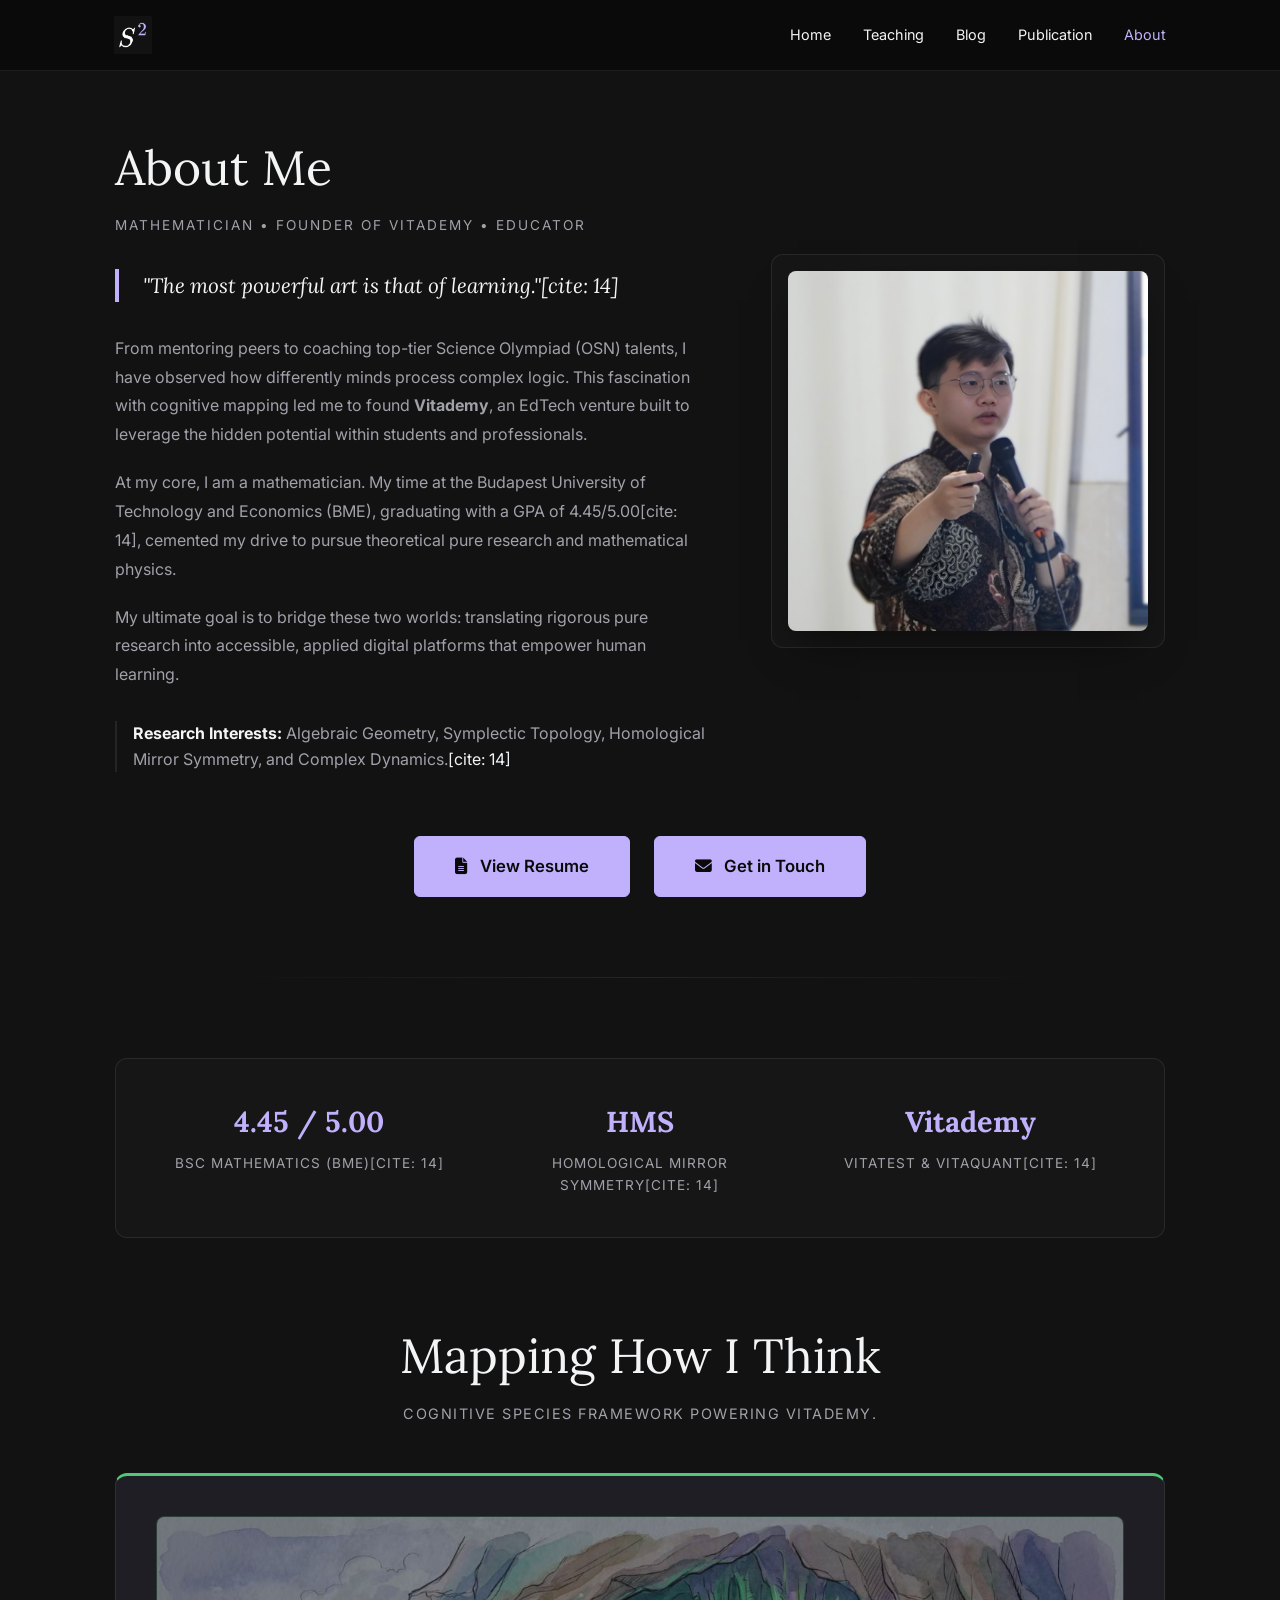
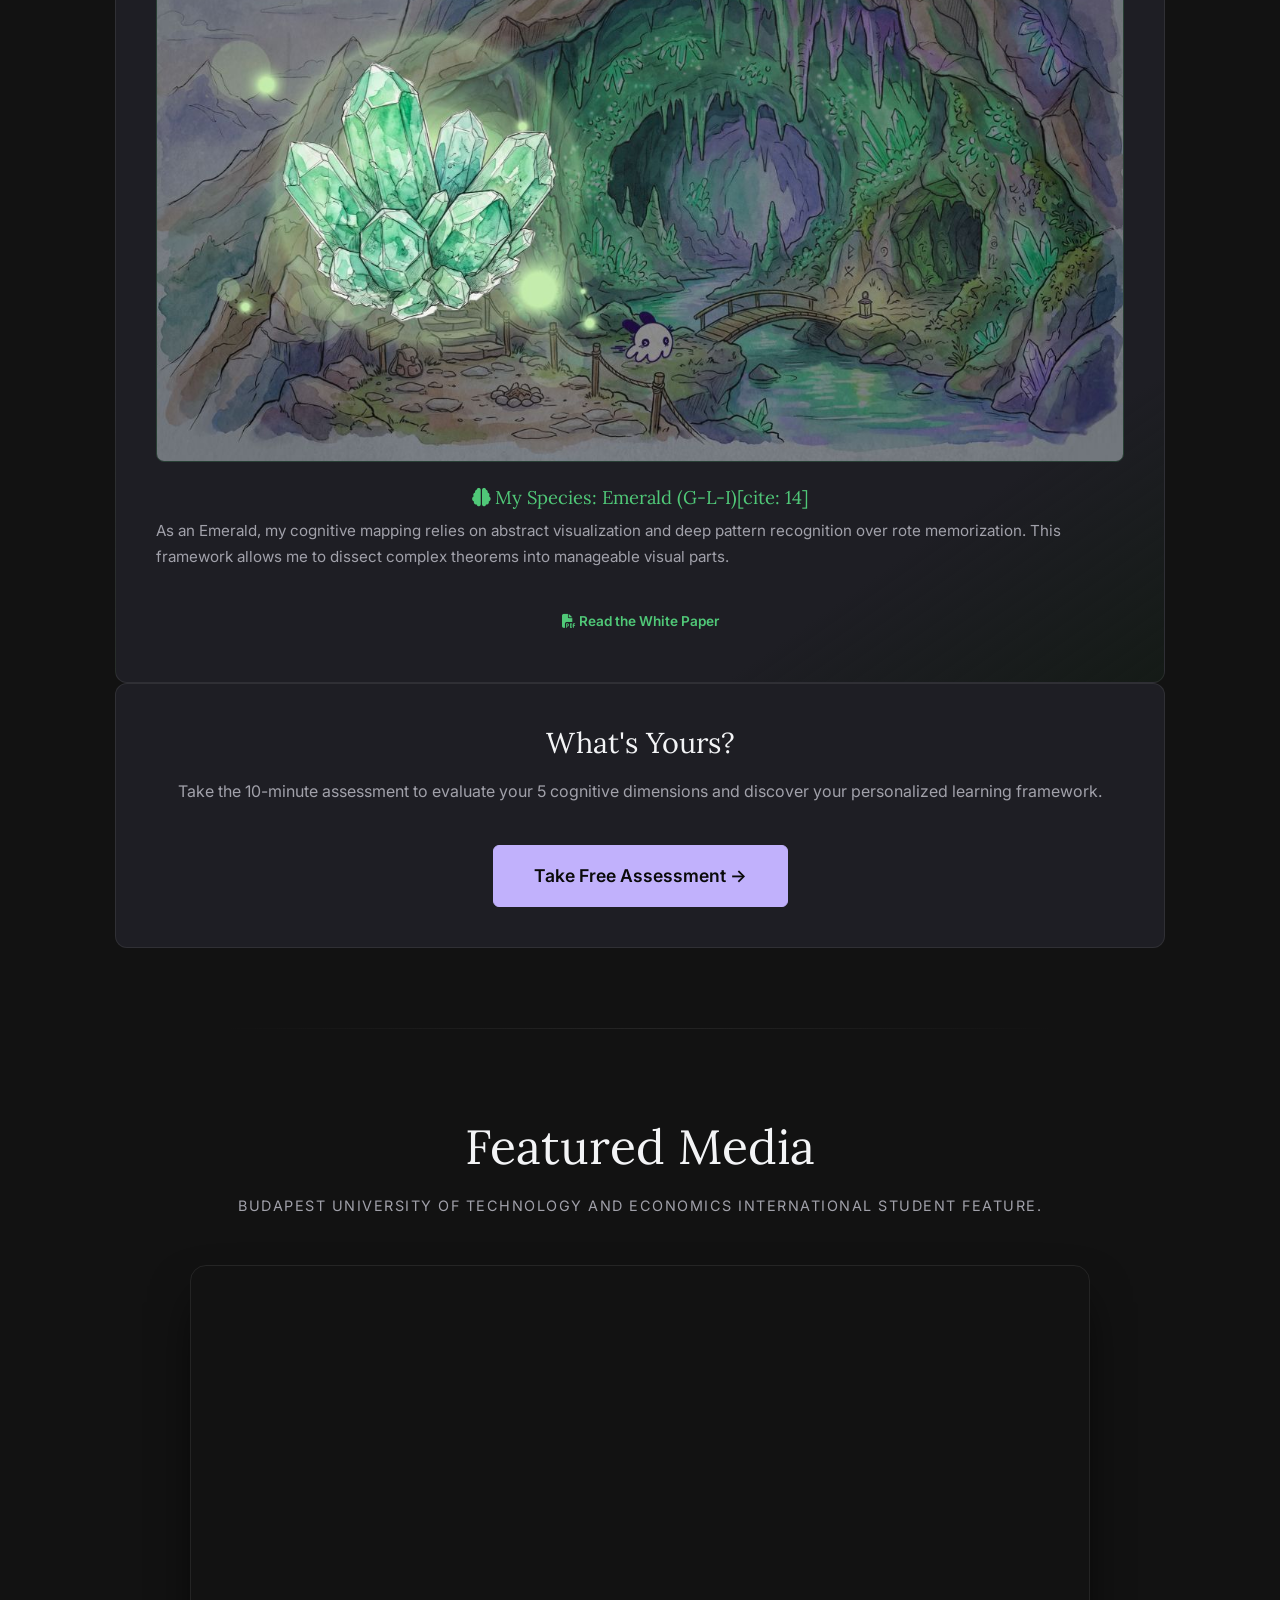
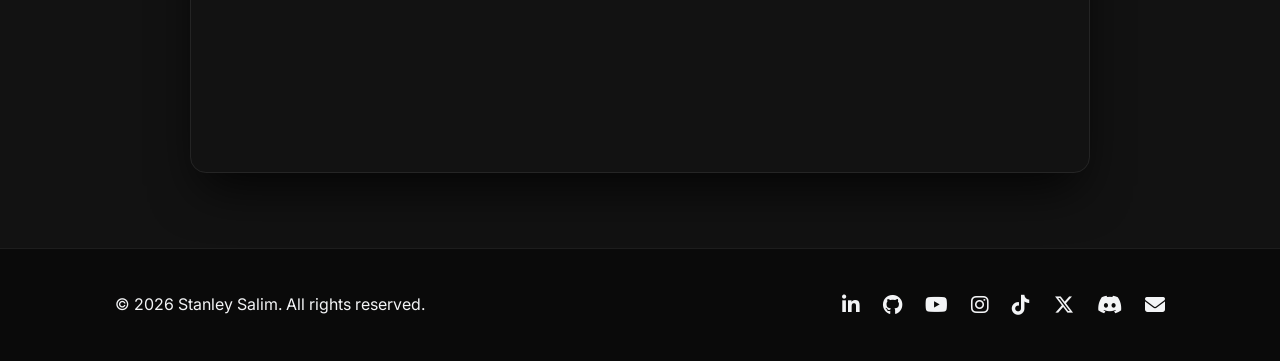
<file: about/index.html>
<!DOCTYPE html>
<html lang="en">
<head>
    <meta charset="UTF-8">
    <meta name="viewport" content="width=device-width, initial-scale=1.0">
    <title>About | Stanley Salim</title>
    <meta name="description" content="Biography, academic trajectory, research interests, and featured interviews of Stanley Salim.">
    
    <!-- Google Fonts & FontAwesome -->
    <link rel="preconnect" href="https://fonts.googleapis.com">
    <link rel="preconnect" href="https://fonts.gstatic.com" crossorigin>
    <link href="https://fonts.googleapis.com/css2?family=Inter:wght@300;400;500;600;700&family=Lora:ital,wght@0,400;0,600;1,400&display=swap" rel="stylesheet">
    <link rel="stylesheet" href="https://cdnjs.cloudflare.com/ajax/libs/font-awesome/6.5.1/css/all.min.css">
    
    <link rel="stylesheet" href="../style.css">
    <link rel="icon" type="image/png" href="../images/logo.png">

    <style>
        /* Upgraded About Layout */
        .about-hero-grid { 
            display: grid; 
            grid-template-columns: 1.2fr 0.8fr; 
            gap: 4rem; 
            align-items: center; 
            margin-bottom: 4rem;
        }
        
        @media (max-width: 900px) {
            .about-hero-grid { grid-template-columns: 1fr; text-align: center; }
        }

        .profile-wrapper { 
            position: relative; 
            border-radius: 12px; 
            padding: 1rem; 
            background: rgba(255,255,255,0.02); 
            border: 1px solid var(--border); 
        }
        
        .profile-wrapper img { 
            width: 100%; 
            border-radius: 8px; 
            display: block; 
            box-shadow: 0 20px 40px -10px rgba(0,0,0,0.5);
        }

        .button-group-center {
            display: flex; 
            gap: 1.5rem; 
            justify-content: center; 
            margin-top: 3rem;
            flex-wrap: wrap;
        }

        .ikigai-quote {
            border-left: 4px solid var(--accent); 
            padding-left: 1.5rem; 
            margin: 2rem 0; 
            font-family: var(--font-serif); 
            font-size: 1.3rem; 
            color: var(--text-main); 
            font-style: italic; 
        }

        /* Stats Ribbon Upgrade */
        .stats-ribbon { 
            display: grid; 
            grid-template-columns: repeat(auto-fit, minmax(200px, 1fr)); 
            gap: 1.5rem; 
            padding: 2.5rem; 
            background: rgba(255,255,255,0.02); 
            border: 1px solid var(--border); 
            border-radius: 12px; 
            margin-bottom: 5rem;
        }
        
        .stat-item { text-align: center; }
        .stat-value { font-size: 1.8rem; font-weight: 700; color: var(--accent); font-family: var(--font-serif); margin-bottom: 0.5rem; }
        .stat-label { font-size: 0.85rem; color: var(--text-muted); text-transform: uppercase; letter-spacing: 1px; }
        
        /* Vitademy Species Card */
        .emerald-card { border-top: 3px solid #50C878 !important; background: linear-gradient(145deg, var(--surface) 80%, rgba(80, 200, 120, 0.05) 100%); }
        .emerald-card:hover { box-shadow: 0 10px 30px rgba(80, 200, 120, 0.2); transform: translateY(-5px); transition: all 0.3s ease; }
    </style>
</head>
<body>

    <!-- Mobile Navigation Drawer Overlay -->
    <div class="nav-overlay" id="navOverlay"></div>

    <nav>
        <div class="nav-content">
            <a href="/" class="logo">
                <img src="../images/logo.png" alt="Stanley Salim Logo" class="nav-logo-img">
            </a>
            
            <div class="nav-links" id="navLinks">
                <button class="nav-close-btn" id="navCloseBtn" aria-label="Close menu">&times;</button>
                <a href="/">Home</a>
                <a href="/teaching/">Teaching</a>
                <a href="/blog/">Blog</a>
                <a href="/publication/">Publication</a>
                <a href="/about/" class="active">About</a>
            </div>

            <button class="hamburger" id="hamburgerBtn" aria-label="Open menu">
                <i class="fas fa-bars"></i>
            </button>
        </div>
    </nav>

    <!-- Main Content -->
    <main class="section" style="padding-top: 130px;">
        <div class="container">
            
            <!-- Bio Section Upgrade -->
            <div class="about-hero-grid">
                <div class="about-text">
                    <h1 class="section-title">About Me</h1>
                    <p class="section-subtitle" style="margin-bottom: 1.5rem; text-transform: uppercase; letter-spacing: 2px; font-size: 0.85rem;">Mathematician • Founder of Vitademy • Educator</p>
                    
                    <div class="ikigai-quote">
                        "The most powerful art is that of learning."[cite: 14]
                    </div>
                    
                    <p style="margin-bottom: 1.2rem; color: var(--text-muted); line-height: 1.8;">From mentoring peers to coaching top-tier Science Olympiad (OSN) talents, I have observed how differently minds process complex logic. This fascination with cognitive mapping led me to found <strong>Vitademy</strong>, an EdTech venture built to leverage the hidden potential within students and professionals.</p>
                    
                    <p style="margin-bottom: 1.2rem; color: var(--text-muted); line-height: 1.8;">At my core, I am a mathematician. My time at the Budapest University of Technology and Economics (BME), graduating with a GPA of 4.45/5.00[cite: 14], cemented my drive to pursue theoretical pure research and mathematical physics.</p>
                    
                    <p style="color: var(--text-muted); line-height: 1.8;">My ultimate goal is to bridge these two worlds: translating rigorous pure research into accessible, applied digital platforms that empower human learning.</p>
                    
                    <div class="research-interests" style="margin-top: 2rem; padding-left: 1rem; border-left: 2px solid var(--border);">
                        <strong style="color: var(--text-main);">Research Interests:</strong> <span style="color: var(--text-muted);">Algebraic Geometry, Symplectic Topology, Homological Mirror Symmetry, and Complex Dynamics.</span>[cite: 14]
                    </div>
                </div>

                <div class="profile-wrapper">
                    <img src="../images/about-profile.jpeg" alt="Stanley Salim" onerror="this.src='https://via.placeholder.com/400x500/1e1e24/C1B1FC?text=Stanley+Salim'">
                </div>
            </div>

            <!-- Centered Buttons -->
            <div class="button-group-center">
                <a href="../docs/resume.pdf" target="_blank" class="btn-primary" style="padding: 1rem 2.5rem; font-size: 1.05rem; font-weight: 600;">
                    <i class="fas fa-file-alt" style="margin-right: 8px;"></i> View Resume
                </a>
                <a href="mailto:stanley.salim@hotmail.com" class="btn-primary" style="padding: 1rem 2.5rem; font-size: 1.05rem; font-weight: 600;">
                    <i class="fas fa-envelope" style="margin-right: 8px;"></i> Get in Touch
                </a>
            </div>

            <div class="section-divider" style="margin: 5rem auto;"></div>

            <!-- Stats Ribbon (Surprise Upgrade) -->
            <div class="stats-ribbon">
                <div class="stat-item">
                    <div class="stat-value">4.45 / 5.00</div>
                    <div class="stat-label">BSc Mathematics (BME)[cite: 14]</div>
                </div>
                <div class="stat-item">
                    <div class="stat-value">HMS</div>
                    <div class="stat-label">Homological Mirror Symmetry[cite: 14]</div>
                </div>
                <div class="stat-item">
                    <div class="stat-value">Vitademy</div>
                    <div class="stat-label">VitaTest & VitaQuant[cite: 14]</div>
                </div>
            </div>

            <!-- Cognitive Mapping Feature -->
            <div class="center-text">
                <h2 class="section-title">Mapping How I Think</h2>
                <p class="section-subtitle">Cognitive species framework powering Vitademy.</p>
            </div>

            <div class="about-grid" style="grid-template-columns: 1fr 1fr; gap: 2rem; margin-top: 3rem;">
                <div class="card visual-card emerald-card" style="padding: 2.5rem; text-align: center; border-radius: 12px; display: flex; flex-direction: column;">
                    <img src="../images/about-species.jpg" alt="Emerald Cognitive Species" style="max-width: 100%; height: auto; border-radius: 8px; margin-bottom: 1.5rem; border: 1px solid rgba(80, 200, 120, 0.2);" onerror="this.src='https://via.placeholder.com/600x350/1e1e24/50C878?text=Emerald+Species'">
                    <h3 style="color: #50C878; margin-bottom: 0.5rem;"><i class="fas fa-brain"></i> My Species: Emerald (G-L-I)[cite: 14]</h3>
                    <p style="text-align: left; font-size: 0.95rem; color: var(--text-muted); line-height: 1.7; flex-grow: 1;">As an Emerald, my cognitive mapping relies on abstract visualization and deep pattern recognition over rote memorization. This framework allows me to dissect complex theorems into manageable visual parts.</p>
                    <a href="../docs/5cd.pdf" target="_blank" class="btn-outline" style="display: block; margin-top: 2rem; border-color: #50C878; color: #50C878;">
                        <i class="fas fa-file-pdf"></i> Read the White Paper
                    </a>
                </div>

                <div class="card visual-card" style="padding: 2.5rem; display: flex; flex-direction: column; justify-content: center; align-items: center; text-align: center; border-radius: 12px; border: 1px solid var(--border);">
                    <h3 style="margin-bottom: 1rem; font-size: 1.8rem;">What's Yours?</h3>
                    <p style="margin-bottom: 2.5rem; color: var(--text-muted); line-height: 1.7;">Take the 10-minute assessment to evaluate your 5 cognitive dimensions and discover your personalized learning framework.</p>
                    <a href="https://vitademy.space" target="_blank" class="btn-primary" style="padding: 1rem 2.5rem; font-size: 1.1rem;">Take Free Assessment &rarr;</a>
                </div>
            </div>

            <div class="section-divider" style="margin: 5rem auto;"></div>

            <!-- Featured BME Interview -->
            <div class="center-text">
                <h2 class="section-title">Featured Media</h2>
                <p class="section-subtitle">Budapest University of Technology and Economics International Student Feature.</p>
            </div>

            <div style="max-width: 900px; margin: 3rem auto 0 auto;">
                <div class="video-container" style="position: relative; padding-bottom: 56.25%; height: 0; overflow: hidden; border-radius: 16px; border: 1px solid var(--border); box-shadow: 0 25px 50px -12px rgba(0,0,0,0.8);">
                    <iframe src="https://www.youtube.com/embed/HcQY-3EQJ-w?si=bohU8-o2t5zD2cRS" title="BME Student Feature Interview" frameborder="0" allow="accelerometer; autoplay; clipboard-write; encrypted-media; gyroscope; picture-in-picture; web-share" allowfullscreen style="position: absolute; top:0; left:0; width:100%; height:100%;"></iframe>
                </div>
            </div>

        </div>
    </main>

    <footer>
        <div class="container footer-content">
            <p class="copyright">&copy; 2026 Stanley Salim. All rights reserved.</p>
            <div class="social-links">
                <a href="https://linkedin.com/in/salimstnl" target="_blank" aria-label="LinkedIn"><i class="fab fa-linkedin-in"></i></a>
                <a href="https://github.com/salimstnl" target="_blank" aria-label="GitHub"><i class="fab fa-github"></i></a>
                <a href="https://youtube.com/@salimstnl" target="_blank" aria-label="YouTube"><i class="fab fa-youtube"></i></a>
                <a href="https://instagram.com/salimstnl" target="_blank" aria-label="Instagram"><i class="fab fa-instagram"></i></a>
                <a href="https://tiktok.com/@salimstnl" target="_blank" aria-label="TikTok"><i class="fab fa-tiktok"></i></a>
                <a href="https://x.com/salimstnl" target="_blank" aria-label="X (Twitter)"><i class="fab fa-x-twitter"></i></a>
                <a href="https://discord.gg/crkmpnsUzm" target="_blank" aria-label="Vitademy Discord"><i class="fab fa-discord"></i></a>
                <a href="mailto:stanley.salim@hotmail.com" aria-label="Email"><i class="fas fa-envelope"></i></a>
            </div>
        </div>
    </footer>

    <script src="../script.js"></script>
</body>
</html>
</file>
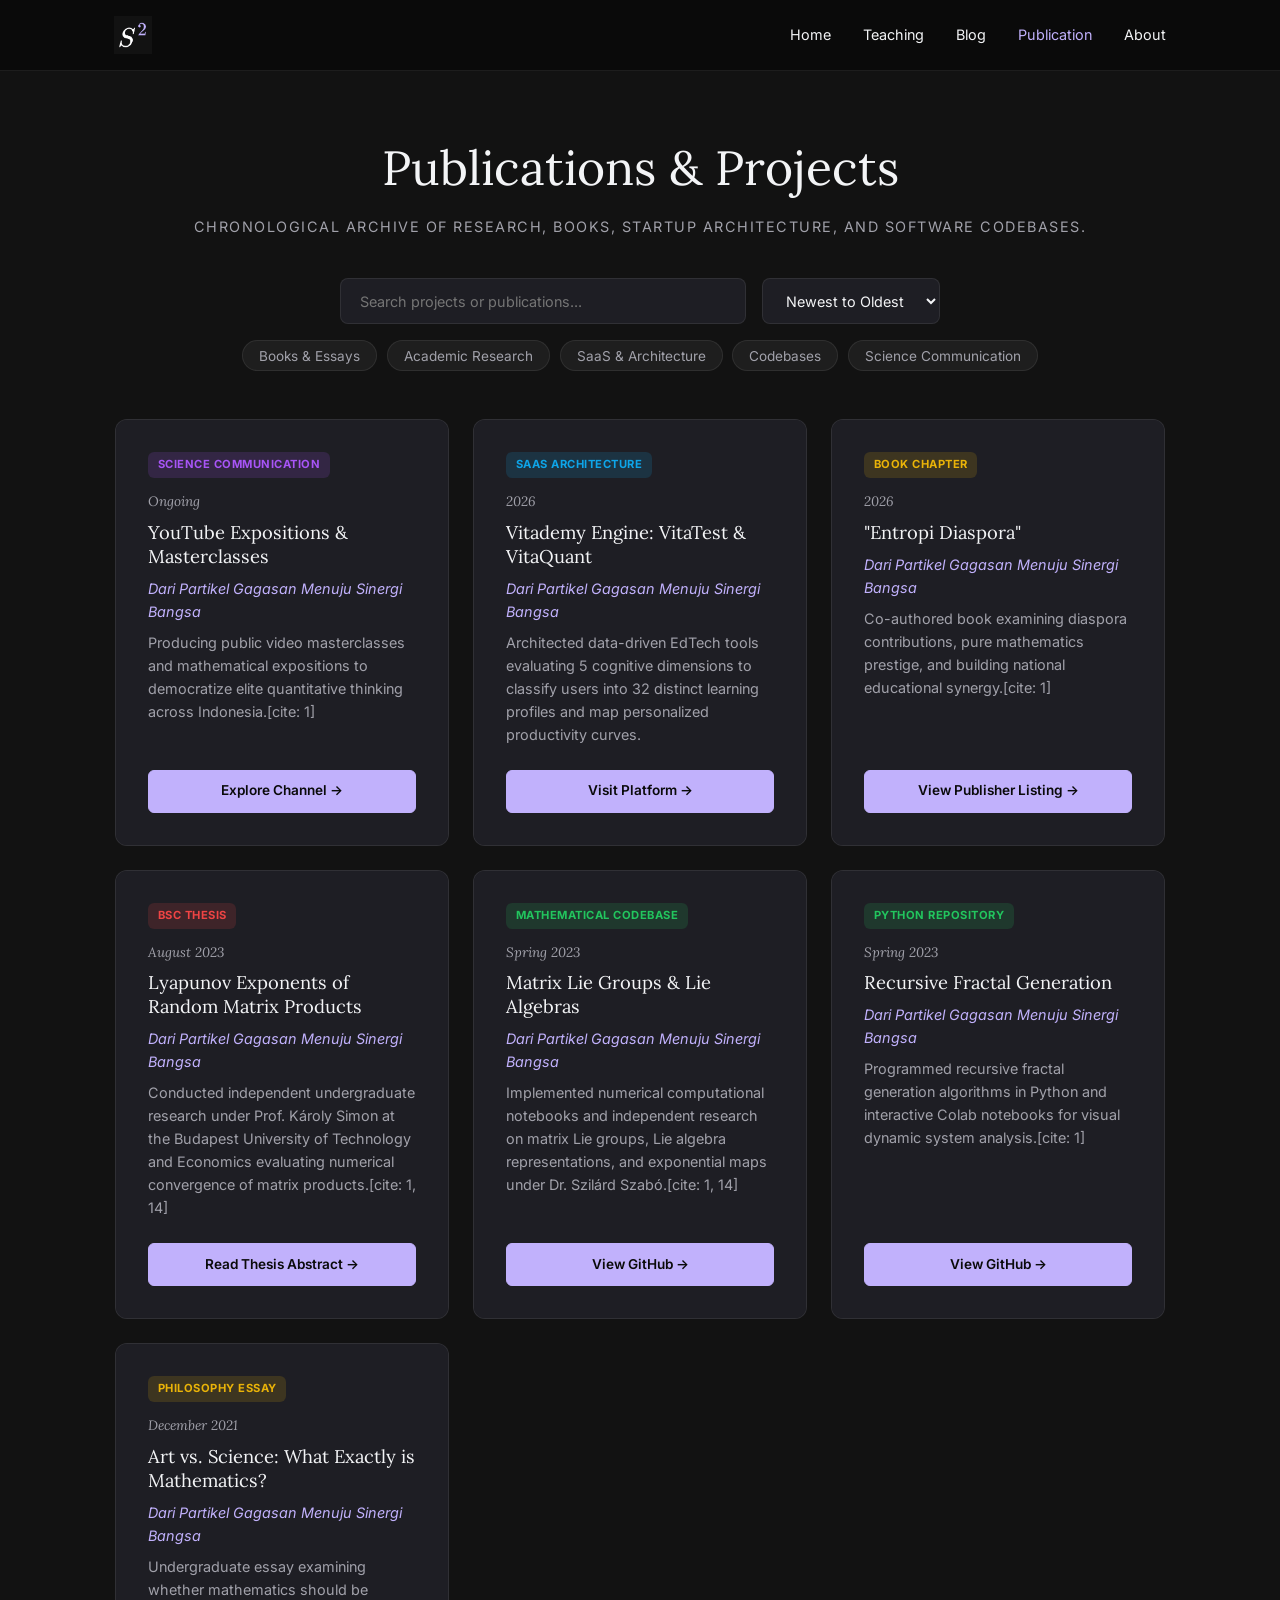
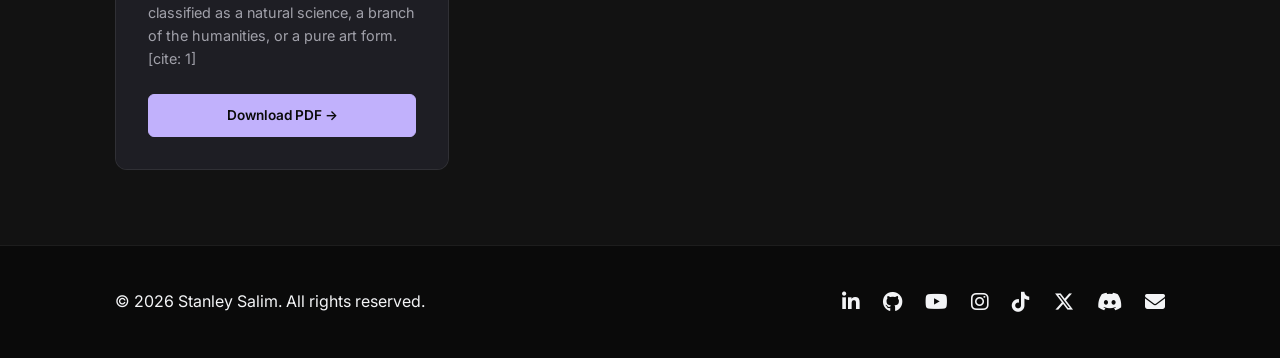
<file: publication/index.html>
<!DOCTYPE html>
<html lang="en">
<head>
    <meta charset="UTF-8">
    <meta name="viewport" content="width=device-width, initial-scale=1.0">
    <title>Publications | Stanley Salim</title>
    <meta name="description" content="Explore research papers, books, startup software, and mathematical codebases by Stanley Salim.">
    
    <link rel="preconnect" href="https://fonts.googleapis.com">
    <link rel="preconnect" href="https://fonts.gstatic.com" crossorigin>
    <link href="https://fonts.googleapis.com/css2?family=Inter:wght@300;400;500;600;700&family=Lora:ital,wght@0,400;0,600;1,400&display=swap" rel="stylesheet">
    <link rel="stylesheet" href="https://cdnjs.cloudflare.com/ajax/libs/font-awesome/6.5.1/css/all.min.css">
    
    <link rel="stylesheet" href="../style.css">
    <link rel="icon" type="image/png" href="../images/logo.png">

    <style>
        /* Shared Search & Filter Styles */
        .search-input { padding: 0.8rem 1.2rem; background: var(--surface); border: 1px solid var(--border); color: var(--text-main); border-radius: 8px; font-family: var(--font-sans); font-size: 0.9rem; outline: none; transition: border-color 0.3s ease; width: 100%; }
        .search-input:focus { border-color: var(--accent); }
        .search-row { display: flex; gap: 1rem; width: 100%; max-width: 600px; }
        
        .filter-tags-container { display: flex; flex-wrap: wrap; gap: 0.6rem; justify-content: center; align-items: center; margin-top: 1rem; }
        .filter-tag { background: rgba(255, 255, 255, 0.05); border: 1px solid var(--border); color: var(--text-muted); padding: 0.4rem 1rem; border-radius: 20px; cursor: pointer; transition: all 0.2s ease; font-size: 0.85rem; font-family: var(--font-sans); user-select: none; }
        .filter-tag:hover { background: rgba(255, 255, 255, 0.1); color: var(--text-main); }
        .filter-tag.active { background: var(--accent); color: var(--bg-darker); border-color: var(--accent); font-weight: 600; }

        .card-tags { display: flex; flex-wrap: wrap; gap: 0.4rem; margin-bottom: 0.8rem; }
        .pub-tag { padding: 0.25rem 0.6rem; border-radius: 6px; font-size: 0.7rem; font-weight: 700; text-transform: uppercase; letter-spacing: 0.5px; }
        
        /* Publication Specific Tag Colours */
        .tag-book { background: rgba(234, 179, 8, 0.15); color: #eab308; } /* Yellow */
        .tag-saas { background: rgba(14, 165, 233, 0.15); color: #0ea5e9; } /* Sky Blue */
        .tag-research { background: rgba(239, 68, 68, 0.15); color: #ef4444; } /* Red */
        .tag-code { background: rgba(34, 197, 94, 0.15); color: #22c55e; } /* Green */
        .tag-media { background: rgba(168, 85, 247, 0.15); color: #a855f7; } /* Purple */

        /* Override card styles for no-thumbnail look */
        .pub-item .card-content { padding: 2rem; display: flex; flex-direction: column; height: 100%; }
        .pub-date { font-size: 0.85rem; color: var(--text-muted); margin-bottom: 0.5rem; display: block; font-family: var(--font-serif); font-style: italic; }
        .w-100 { width: 100%; text-align: center; margin-top: auto; }
    </style>
</head>
<body>

    <nav>
        <div class="nav-content">
            <a href="/" class="logo">
                <img src="../images/logo.png" alt="Stanley Salim Logo" class="nav-logo-img">
            </a>
            
            <div class="nav-links" id="navLinks">
                <button class="nav-close-btn" id="navCloseBtn" aria-label="Close menu">&times;</button>
                <a href="/">Home</a>
                <a href="/teaching/">Teaching</a>
                <a href="/blog/">Blog</a>
                <a href="/publication/" class="active">Publication</a>
                <a href="/about/">About</a>
            </div>

            <button class="hamburger" id="hamburgerBtn" aria-label="Open menu">
                <i class="fas fa-bars"></i>
            </button>
        </div>
    </nav>

    <main class="section" style="padding-top: 130px;">
        <div class="container">
            <div class="center-text">
                <h1 class="section-title">Publications & Projects</h1>
                <p class="section-subtitle">Chronological archive of research, books, startup architecture, and software codebases.</p>
            </div>

            <!-- Search, Sort & Filter Bar -->
            <div class="filter-bar" style="margin-top: 2rem; display: flex; flex-direction: column; align-items: center;">
                <div class="search-row">
                    <input type="text" id="pubSearch" placeholder="Search projects or publications..." class="search-input" onkeyup="filterAndSortPubs()" style="flex-grow: 1;">
                    <select id="pubSort" class="search-input" onchange="filterAndSortPubs()" style="width: auto; cursor: pointer;">
                        <option value="newest">Newest to Oldest</option>
                        <option value="oldest">Oldest to Newest</option>
                        <option value="title">Title (A-Z)</option>
                    </select>
                </div>
                
                <div id="pubTagFilters" class="filter-tags-container">
                    <button class="filter-tag" data-value="book" onclick="togglePubTag(this)">Books & Essays</button>
                    <button class="filter-tag" data-value="research" onclick="togglePubTag(this)">Academic Research</button>
                    <button class="filter-tag" data-value="saas" onclick="togglePubTag(this)">SaaS & Architecture</button>
                    <button class="filter-tag" data-value="code" onclick="togglePubTag(this)">Codebases</button>
                    <button class="filter-tag" data-value="media" onclick="togglePubTag(this)">Science Communication</button>
                </div>
            </div>

            <div class="visual-grid-3" id="pubGrid" style="margin-top: 3rem;">
                
                <!-- Pub 1 -->
                <article class="card visual-card hover-scale pub-item" data-tags="book" data-date="2026-01-01" data-title="Book: Entropi Diaspora" style="display: flex; flex-direction: column;">
                    <div class="card-content">
                        <div class="card-tags">
                            <span class="pub-tag tag-book">Book Chapter</span>
                        </div>
                        <span class="pub-date">2026</span>
                        <h3 class="pub-title" style="margin-bottom: 0.5rem;">"Entropi Diaspora"</h3>
                        <p style="color: var(--accent); font-style: italic; font-size: 0.9rem; margin-bottom: 0.5rem;">Dari Partikel Gagasan Menuju Sinergi Bangsa</p>
                        <p class="pub-desc" style="color: var(--text-muted); font-size: 0.9rem; margin-bottom: 1.5rem;">Co-authored book examining diaspora contributions, pure mathematics prestige, and building national educational synergy.[cite: 1]</p>
                        <a href="https://aramediaindonesia.com/books/3347/" target="_blank" class="btn-primary w-100">View Publisher Listing &rarr;</a>
                    </div>
                </article>

                <!-- Pub 2 -->
                <article class="card visual-card hover-scale pub-item" data-tags="saas" data-date="2026-01-02" data-title="Vitademy Engine: VitaTest & VitaQuant" style="display: flex; flex-direction: column;">
                    <div class="card-content">
                        <div class="card-tags">
                            <span class="pub-tag tag-saas">SaaS Architecture</span>
                        </div>
                        <span class="pub-date">2026</span>
                        <h3 class="pub-title" style="margin-bottom: 0.5rem;">Vitademy Engine: VitaTest & VitaQuant</h3>
                        <p style="color: var(--accent); font-style: italic; font-size: 0.9rem; margin-bottom: 0.5rem;">Dari Partikel Gagasan Menuju Sinergi Bangsa</p>
                        <p class="pub-desc" style="color: var(--text-muted); font-size: 0.9rem; margin-bottom: 1.5rem;">Architected data-driven EdTech tools evaluating 5 cognitive dimensions to classify users into 32 distinct learning profiles and map personalized productivity curves.</p>
                        <a href="https://vitademy.space" target="_blank" class="btn-primary w-100">Visit Platform &rarr;</a>
                    </div>
                </article>

                <!-- Pub 3 -->
                <article class="card visual-card hover-scale pub-item" data-tags="research" data-date="2023-08-07" data-title="Lyapunov Exponents of Random Matrix Products" style="display: flex; flex-direction: column;">
                    <div class="card-content">
                        <div class="card-tags">
                            <span class="pub-tag tag-research">BSc Thesis</span>
                        </div>
                        <span class="pub-date">August 2023</span>
                        <h3 class="pub-title" style="margin-bottom: 0.5rem;">Lyapunov Exponents of Random Matrix Products</h3>
                        <p style="color: var(--accent); font-style: italic; font-size: 0.9rem; margin-bottom: 0.5rem;">Dari Partikel Gagasan Menuju Sinergi Bangsa</p>
                        <p class="pub-desc" style="color: var(--text-muted); font-size: 0.9rem; margin-bottom: 1.5rem;">Conducted independent undergraduate research under Prof. Károly Simon at the Budapest University of Technology and Economics evaluating numerical convergence of matrix products.[cite: 1, 14]</p>
                        <a href="../docs/cv.pdf" target="_blank" class="btn-primary w-100">Read Thesis Abstract &rarr;</a>
                    </div>
                </article>

                <!-- Pub 4 -->
                <article class="card visual-card hover-scale pub-item" data-tags="code research" data-date="2023-06-01" data-title="Matrix Lie Groups & Lie Algebras" style="display: flex; flex-direction: column;">
                    <div class="card-content">
                        <div class="card-tags">
                            <span class="pub-tag tag-code">Mathematical Codebase</span>
                        </div>
                        <span class="pub-date">Spring 2023</span>
                        <h3 class="pub-title" style="margin-bottom: 0.5rem;">Matrix Lie Groups & Lie Algebras</h3>
                        <p style="color: var(--accent); font-style: italic; font-size: 0.9rem; margin-bottom: 0.5rem;">Dari Partikel Gagasan Menuju Sinergi Bangsa</p>
                        <p class="pub-desc" style="color: var(--text-muted); font-size: 0.9rem; margin-bottom: 1.5rem;">Implemented numerical computational notebooks and independent research on matrix Lie groups, Lie algebra representations, and exponential maps under Dr. Szilárd Szabó.[cite: 1, 14]</p>
                        <a href="https://github.com/salimstnl/bme-lietheory" target="_blank" class="btn-primary w-100">View GitHub &rarr;</a>
                    </div>
                </article>

                <!-- Pub 5 -->
                <article class="card visual-card hover-scale pub-item" data-tags="code" data-date="2023-05-01" data-title="Recursive Fractal Generation" style="display: flex; flex-direction: column;">
                    <div class="card-content">
                        <div class="card-tags">
                            <span class="pub-tag tag-code">Python Repository</span>
                        </div>
                        <span class="pub-date">Spring 2023</span>
                        <h3 class="pub-title" style="margin-bottom: 0.5rem;">Recursive Fractal Generation</h3>
                        <p style="color: var(--accent); font-style: italic; font-size: 0.9rem; margin-bottom: 0.5rem;">Dari Partikel Gagasan Menuju Sinergi Bangsa</p>
                        <p class="pub-desc" style="color: var(--text-muted); font-size: 0.9rem; margin-bottom: 1.5rem;">Programmed recursive fractal generation algorithms in Python and interactive Colab notebooks for visual dynamic system analysis.[cite: 1]</p>
                        <a href="https://github.com/salimstnl/bme-fractal" target="_blank" class="btn-primary w-100">View GitHub &rarr;</a>
                    </div>
                </article>

                <!-- Pub 6 -->
                <article class="card visual-card hover-scale pub-item" data-tags="book" data-date="2021-12-05" data-title="Art vs. Science: What Exactly is Mathematics?" style="display: flex; flex-direction: column;">
                    <div class="card-content">
                        <div class="card-tags">
                            <span class="pub-tag tag-book">Philosophy Essay</span>
                        </div>
                        <span class="pub-date">December 2021</span>
                        <h3 class="pub-title" style="margin-bottom: 0.5rem;">Art vs. Science: What Exactly is Mathematics?</h3>
                        <p style="color: var(--accent); font-style: italic; font-size: 0.9rem; margin-bottom: 0.5rem;">Dari Partikel Gagasan Menuju Sinergi Bangsa</p>
                        <p class="pub-desc" style="color: var(--text-muted); font-size: 0.9rem; margin-bottom: 1.5rem;">Undergraduate essay examining whether mathematics should be classified as a natural science, a branch of the humanities, or a pure art form.[cite: 1]</p>
                        <a href="../docs/art-vs-science.pdf" target="_blank" class="btn-primary w-100">Download PDF &rarr;</a>
                    </div>
                </article>

                <!-- Pub 7 -->
                <article class="card visual-card hover-scale pub-item" data-tags="media" data-date="2026-12-31" data-title="YouTube Expositions & Masterclasses" style="display: flex; flex-direction: column;">
                    <div class="card-content">
                        <div class="card-tags">
                            <span class="pub-tag tag-media">Science Communication</span>
                        </div>
                        <span class="pub-date">Ongoing</span>
                        <h3 class="pub-title" style="margin-bottom: 0.5rem;">YouTube Expositions & Masterclasses</h3>
                        <p style="color: var(--accent); font-style: italic; font-size: 0.9rem; margin-bottom: 0.5rem;">Dari Partikel Gagasan Menuju Sinergi Bangsa</p>
                        <p class="pub-desc" style="color: var(--text-muted); font-size: 0.9rem; margin-bottom: 1.5rem;">Producing public video masterclasses and mathematical expositions to democratize elite quantitative thinking across Indonesia.[cite: 1]</p>
                        <a href="https://youtube.com/@salimstnl" target="_blank" class="btn-primary w-100">Explore Channel &rarr;</a>
                    </div>
                </article>

            </div>
        </div>
    </main>

    <footer>
        <div class="container footer-content">
            <p class="copyright">&copy; 2026 Stanley Salim. All rights reserved.</p>
            <div class="social-links">
                <a href="https://linkedin.com/in/salimstnl" target="_blank" aria-label="LinkedIn"><i class="fab fa-linkedin-in"></i></a>
                <a href="https://github.com/salimstnl" target="_blank" aria-label="GitHub"><i class="fab fa-github"></i></a>
                <a href="https://youtube.com/@salimstnl" target="_blank" aria-label="YouTube"><i class="fab fa-youtube"></i></a>
                <a href="https://instagram.com/salimstnl" target="_blank" aria-label="Instagram"><i class="fab fa-instagram"></i></a>
                <a href="https://tiktok.com/@salimstnl" target="_blank" aria-label="TikTok"><i class="fab fa-tiktok"></i></a>
                <a href="https://x.com/salimstnl" target="_blank" aria-label="X (Twitter)"><i class="fab fa-x-twitter"></i></a>
                <a href="https://discord.gg/crkmpnsUzm" target="_blank" aria-label="Vitademy Discord"><i class="fab fa-discord"></i></a>
                <a href="mailto:stanley.salim@hotmail.com" aria-label="Email"><i class="fas fa-envelope"></i></a>
            </div>
        </div>
    </footer>
    
    <script src="../script.js"></script>
    <script>
        function togglePubTag(btn) {
            btn.classList.toggle('active');
            filterAndSortPubs();
        }

        function filterAndSortPubs() {
            const searchInput = document.getElementById('pubSearch').value.toLowerCase();
            const sortMethod = document.getElementById('pubSort').value;
            const activeTags = Array.from(document.querySelectorAll('.filter-tag.active')).map(t => t.dataset.value.toLowerCase());
            
            const grid = document.getElementById('pubGrid');
            const pubs = Array.from(grid.querySelectorAll('.pub-item'));

            // 1. Filter
            pubs.forEach(pub => {
                const title = pub.dataset.title.toLowerCase();
                const desc = pub.querySelector('.pub-desc').innerText.toLowerCase();
                const tags = pub.dataset.tags.toLowerCase();

                const matchesSearch = title.includes(searchInput) || desc.includes(searchInput);
                const matchesTag = activeTags.length === 0 || activeTags.every(tag => tags.includes(tag));

                if (matchesSearch && matchesTag) {
                    pub.style.display = 'flex';
                } else {
                    pub.style.display = 'none';
                }
            });

            // 2. Sort
            pubs.sort((a, b) => {
                if (sortMethod === 'newest') {
                    return new Date(b.dataset.date) - new Date(a.dataset.date);
                } else if (sortMethod === 'oldest') {
                    return new Date(a.dataset.date) - new Date(b.dataset.date);
                } else if (sortMethod === 'title') {
                    return a.dataset.title.localeCompare(b.dataset.title);
                }
                return 0;
            });

            // Re-append to DOM in sorted order
            pubs.forEach(pub => grid.appendChild(pub));
        }
        
        // Initial sort on load
        document.addEventListener('DOMContentLoaded', () => {
            filterAndSortPubs();
        });
    </script>
</body>
</html>
</file>
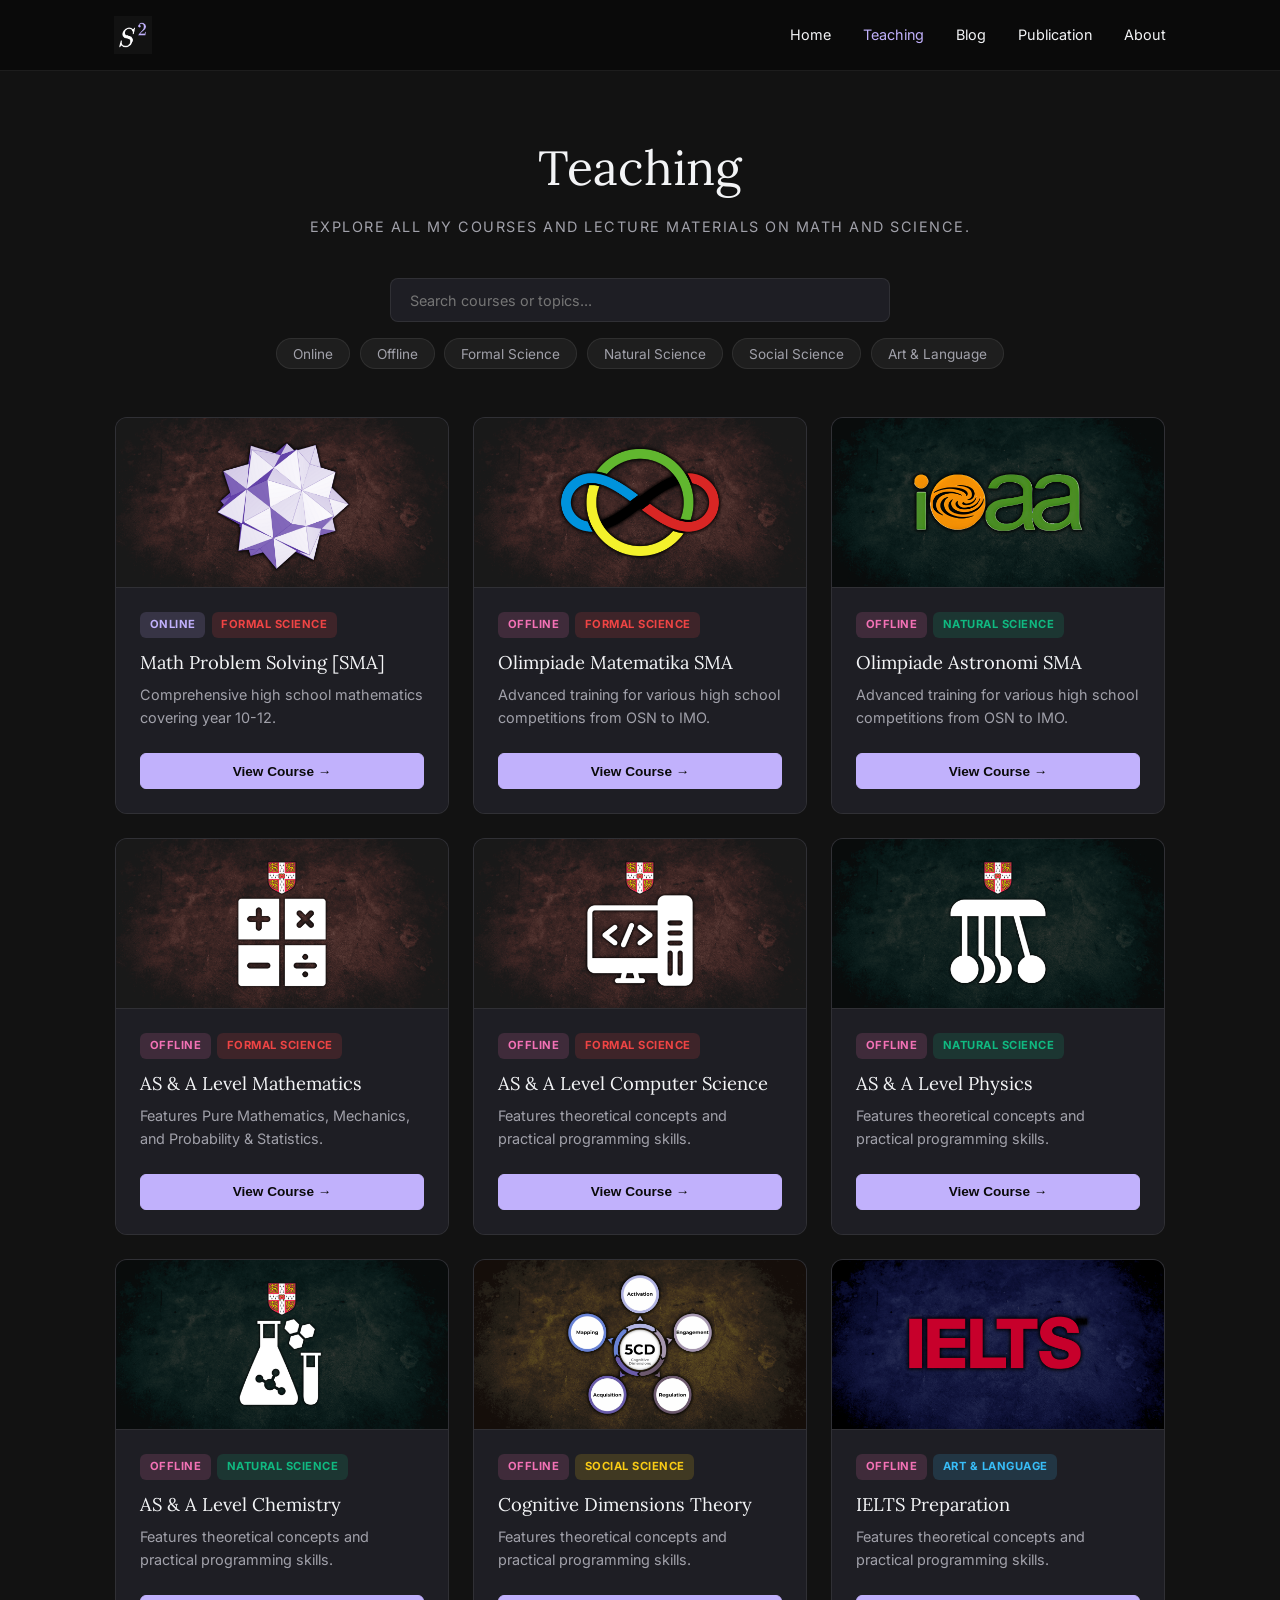
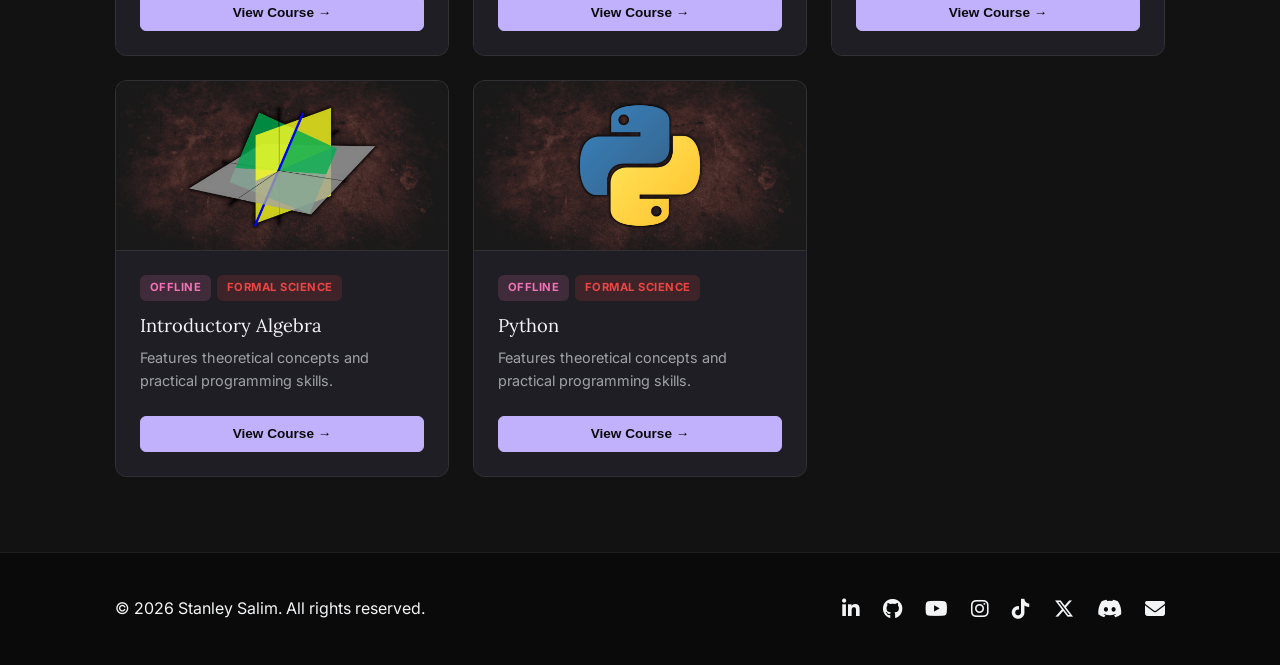
<file: teaching/index.html>
<!DOCTYPE html>
<html lang="en">
<head>
    <meta charset="UTF-8">
    <meta name="viewport" content="width=device-width, initial-scale=1.0">
    <title>Teaching | Stanley Salim</title>
    <meta name="description" content="Explore mathematics, Olympiad coaching, Cambridge science, and cognitive theory courses taught by Stanley Salim.">
    
    <!-- Google Fonts & FontAwesome -->
    <link rel="preconnect" href="https://fonts.googleapis.com">
    <link rel="preconnect" href="https://fonts.gstatic.com" crossorigin>
    <link href="https://fonts.googleapis.com/css2?family=Inter:wght@300;400;500;600;700&family=Lora:ital,wght@0,400;0,600;1,400&display=swap" rel="stylesheet">
    <link rel="stylesheet" href="https://cdnjs.cloudflare.com/ajax/libs/font-awesome/6.5.1/css/all.min.css">
    
    <link rel="stylesheet" href="../style.css">
    <link rel="icon" type="image/png" href="../images/logo.png">

    <style>
        /* Course Grid Specifics */
        .course-thumbnail {
            width: 100%;
            aspect-ratio: 16 / 9;
            object-fit: cover;
            border-bottom: 1px solid var(--border);
        }
        .w-100 { width: 100%; text-align: center; margin-top: auto; }
        
        /* Modal System for Course Details */
        .modal-overlay {
            display: none; 
            position: fixed; top: 0; left: 0; width: 100%; height: 100%;
            background: rgba(10, 10, 10, 0.85); backdrop-filter: blur(8px);
            z-index: 2000; align-items: center; justify-content: center;
            padding: 1.5rem; opacity: 0; transition: opacity 0.3s ease;
        }
        .modal-overlay.active { opacity: 1; }
        .modal-content {
            background: var(--surface); border: 1px solid var(--border);
            border-radius: 12px; width: 100%; max-width: 900px;
            max-height: 85vh; overflow-y: auto; padding: 2.5rem;
            position: relative; box-shadow: 0 25px 50px -12px rgba(0,0,0,0.6);
        }
        .modal-close {
            position: absolute; top: 1.5rem; right: 1.5rem;
            background: rgba(255,255,255,0.05); border: 1px solid var(--border);
            border-radius: 50%; color: var(--text-muted); width: 36px; height: 36px;
            display: flex; align-items: center; justify-content: center;
            font-size: 1.2rem; cursor: pointer; transition: all 0.3s;
        }
        .modal-close:hover { background: var(--wrong); color: #fff; border-color: var(--wrong); transform: rotate(90deg); }
        
        /* Course Detail Tables */
        .course-detail-img { width: 100%; height: 250px; object-fit: cover; border-radius: 8px; margin-bottom: 1.5rem; }
        .table-responsive { overflow-x: auto; margin-top: 1.5rem; border: 1px solid var(--border); border-radius: 8px; }
        .course-table { width: 100%; border-collapse: collapse; text-align: left; font-size: 0.95rem; }
        .course-table th, .course-table td { padding: 1rem 1.2rem; border-bottom: 1px solid var(--border); }
        .course-table th { color: var(--accent); font-weight: 600; background: rgba(0,0,0,0.2); }
        .course-table tr:last-child td { border-bottom: none; }
        .course-table tr:hover { background: rgba(255,255,255,0.02); }
        .resource-link { color: var(--text-main); text-decoration: none; display: inline-flex; align-items: center; gap: 0.5rem; transition: color 0.3s; }
        .resource-link:hover { color: var(--accent); }

        /* Search Bar */
        .search-input {
            padding: 0.8rem 1.2rem;
            background: var(--surface);
            border: 1px solid var(--border);
            color: var(--text-main);
            border-radius: 8px;
            font-family: var(--font-sans);
            font-size: 0.9rem;
            outline: none;
            transition: border-color 0.3s ease;
            width: 100%;
            max-width: 500px;
        }
        .search-input:focus { border-color: var(--accent); }

        /* Multi-Select Filter Tags */
        .filter-tags-container {
            display: flex;
            flex-wrap: wrap;
            gap: 0.6rem;
            justify-content: center;
            align-items: center;
            margin-top: 1rem;
        }
        .filter-tag {
            background: rgba(255, 255, 255, 0.05);
            border: 1px solid var(--border);
            color: var(--text-muted);
            padding: 0.4rem 1rem;
            border-radius: 20px;
            cursor: pointer;
            transition: all 0.2s ease;
            font-size: 0.85rem;
            font-family: var(--font-sans);
            user-select: none;
        }
        .filter-tag:hover {
            background: rgba(255, 255, 255, 0.1);
            color: var(--text-main);
        }
        .filter-tag.active {
            background: var(--accent);
            color: var(--bg-darker);
            border-color: var(--accent);
            font-weight: 600;
        }

        /* Beautiful Colored Course Tags */
        .card-tags {
            display: flex;
            flex-wrap: wrap;
            gap: 0.4rem;
            margin-bottom: 0.8rem;
        }
        .course-tag {
            padding: 0.25rem 0.6rem;
            border-radius: 6px;
            font-size: 0.7rem;
            font-weight: 700;
            text-transform: uppercase;
            letter-spacing: 0.5px;
        }
        
        .tag-online { background: rgba(193, 177, 252, 0.15); color: var(--accent); } /* Purple */
        .tag-offline { background: rgba(244, 114, 182, 0.15); color: #f472b6; } /* Pink */
        .tag-formal { background: rgba(239, 68, 68, 0.15); color: #ef4444; } /* Red */
        .tag-natural { background: rgba(16, 185, 129, 0.15); color: #10b981; } /* Emerald */
        .tag-social { background: rgba(250, 204, 21, 0.15); color: #facc15; } /* Yellow */
        .tag-art { background: rgba(56, 189, 248, 0.15); color: #38bdf8; } /* Light Blue */
    </style>
</head>
<body>

    <!-- Mobile Navigation Drawer Overlay -->
    <div class="nav-overlay" id="navOverlay"></div>

    <nav>
        <div class="nav-content">
            <a href="/" class="logo">
                <img src="../images/logo.png" alt="Stanley Salim Logo" class="nav-logo-img">
            </a>
            
            <div class="nav-links" id="navLinks">
                <button class="nav-close-btn" id="navCloseBtn" aria-label="Close menu">&times;</button>
                <a href="/">Home</a>
                <a href="/teaching/" class="active">Teaching</a>
                <a href="/blog/">Blog</a>
                <a href="/publication/">Publication</a>
                <a href="/about/">About</a>
            </div>

            <button class="hamburger" id="hamburgerBtn" aria-label="Open menu">
                <i class="fas fa-bars"></i>
            </button>
        </div>
    </nav>

    <!-- Main Content -->
    <main class="section" style="padding-top: 130px;">
        <div class="container">
            <div class="center-text">
                <h1 class="section-title">Teaching</h1>
                <p class="section-subtitle">Explore all my courses and lecture materials on math and science.</p>
            </div>

            <!-- Search & Interactive Filter Bar -->
            <div class="filter-bar" style="margin-top: 2rem; display: flex; flex-direction: column; align-items: center;">
                <input type="text" id="courseSearch" placeholder="Search courses or topics..." class="search-input" onkeyup="filterCourses()">
                
                <div id="tagFilters" class="filter-tags-container">
                    <button class="filter-tag" data-value="online" onclick="toggleTag(this)">Online</button>
                    <button class="filter-tag" data-value="offline" onclick="toggleTag(this)">Offline</button>
                    <button class="filter-tag" data-value="formal" onclick="toggleTag(this)">Formal Science</button>
                    <button class="filter-tag" data-value="natural" onclick="toggleTag(this)">Natural Science</button>
                    <button class="filter-tag" data-value="social" onclick="toggleTag(this)">Social Science</button>
                    <button class="filter-tag" data-value="art" onclick="toggleTag(this)">Art & Language</button>
                </div>
            </div>

            <div class="visual-grid-3" id="courseGrid" style="margin-top: 3rem;">
                
                <!-- Course Card 1 -->
                <div class="card visual-card hover-scale course-item" data-tags="online formal" style="display: flex; flex-direction: column;">
                    <img src="../images/courses-mtk-sma.png" alt="Matematika SMA" class="course-thumbnail">
                    <div class="card-content" style="flex-grow: 1; display: flex; flex-direction: column;">
                        <div class="card-tags">
                            <span class="course-tag tag-online">Online</span>
                            <span class="course-tag tag-formal">Formal Science</span>
                        </div>
                        <h3 class="course-title" style="margin-bottom: 0.5rem;">Math Problem Solving [SMA]</h3>
                        <p class="course-desc" style="color: var(--text-muted); font-size: 0.9rem; margin-bottom: 1.5rem;">Comprehensive high school mathematics covering year 10-12.</p>
                        <button class="btn-primary w-100" onclick="openModal('modal-ps-math-sma')">View Course &rarr;</button>
                    </div>
                </div>

                <!-- Course Card 2 -->
                <div class="card visual-card hover-scale course-item" data-tags="offline formal" style="display: flex; flex-direction: column;">
                    <img src="../images/courses-olympiad-math.png" alt="Olimpiade Matematika" class="course-thumbnail">
                    <div class="card-content" style="flex-grow: 1; display: flex; flex-direction: column;">
                        <div class="card-tags">
                            <span class="course-tag tag-offline">Offline</span>
                            <span class="course-tag tag-formal">Formal Science</span>
                        </div>
                        <h3 class="course-title" style="margin-bottom: 0.5rem;">Olimpiade Matematika SMA</h3>
                        <p class="course-desc" style="color: var(--text-muted); font-size: 0.9rem; margin-bottom: 1.5rem;">Advanced training for various high school competitions from OSN to IMO.</p>
                        <button class="btn-primary w-100" onclick="openModal('modal-olim-math-sma')">View Course &rarr;</button>
                    </div>
                </div>

                <!-- Course Card 3 -->
                <div class="card visual-card hover-scale course-item" data-tags="offline natural" style="display: flex; flex-direction: column;">
                    <img src="../images/courses-olympiad-astro.png" alt="Olimpiade Astronomi" class="course-thumbnail">
                    <div class="card-content" style="flex-grow: 1; display: flex; flex-direction: column;">
                        <div class="card-tags">
                            <span class="course-tag tag-offline">Offline</span>
                            <span class="course-tag tag-natural">Natural Science</span>
                        </div>
                        <h3 class="course-title" style="margin-bottom: 0.5rem;">Olimpiade Astronomi SMA</h3>
                        <p class="course-desc" style="color: var(--text-muted); font-size: 0.9rem; margin-bottom: 1.5rem;">Advanced training for various high school competitions from OSN to IMO.</p>
                        <button class="btn-primary w-100" onclick="openModal('modal-olim-astro-sma')">View Course &rarr;</button>
                    </div>
                </div>
                
                <!-- Course Card 4 -->
                <div class="card visual-card hover-scale course-item" data-tags="offline formal" style="display: flex; flex-direction: column;">
                    <img src="../images/courses-cambridge-math.png" alt="Cambridge Mathematics" class="course-thumbnail">
                    <div class="card-content" style="flex-grow: 1; display: flex; flex-direction: column;">
                        <div class="card-tags">
                            <span class="course-tag tag-offline">Offline</span>
                            <span class="course-tag tag-formal">Formal Science</span>
                        </div>
                        <h3 class="course-title" style="margin-bottom: 0.5rem;">AS & A Level Mathematics</h3>
                        <p class="course-desc" style="color: var(--text-muted); font-size: 0.9rem; margin-bottom: 1.5rem;">Features Pure Mathematics, Mechanics, and Probability & Statistics.</p>
                        <button class="btn-primary w-100" onclick="openModal('modal-alevel-math')">View Course &rarr;</button>
                    </div>
                </div>

                <!-- Course Card 5 -->
                <div class="card visual-card hover-scale course-item" data-tags="offline formal" style="display: flex; flex-direction: column;">
                    <img src="../images/courses-cambridge-cs.png" alt="Cambridge Computer Science" class="course-thumbnail">
                    <div class="card-content" style="flex-grow: 1; display: flex; flex-direction: column;">
                        <div class="card-tags">
                            <span class="course-tag tag-offline">Offline</span>
                            <span class="course-tag tag-formal">Formal Science</span>
                        </div>
                        <h3 class="course-title" style="margin-bottom: 0.5rem;">AS & A Level Computer Science</h3>
                        <p class="course-desc" style="color: var(--text-muted); font-size: 0.9rem; margin-bottom: 1.5rem;">Features theoretical concepts and practical programming skills.</p>
                        <button class="btn-primary w-100" onclick="openModal('modal-alevel-cs')">View Course &rarr;</button>
                    </div>
                </div>

                <!-- Course Card 6 -->
                <div class="card visual-card hover-scale course-item" data-tags="offline natural" style="display: flex; flex-direction: column;">
                    <img src="../images/courses-cambridge-phys.png" alt="Cambridge Physics" class="course-thumbnail">
                    <div class="card-content" style="flex-grow: 1; display: flex; flex-direction: column;">
                        <div class="card-tags">
                            <span class="course-tag tag-offline">Offline</span>
                            <span class="course-tag tag-natural">Natural Science</span>
                        </div>
                        <h3 class="course-title" style="margin-bottom: 0.5rem;">AS & A Level Physics</h3>
                        <p class="course-desc" style="color: var(--text-muted); font-size: 0.9rem; margin-bottom: 1.5rem;">Features theoretical concepts and practical programming skills.</p>
                        <button class="btn-primary w-100" onclick="openModal('modal-alevel-phys')">View Course &rarr;</button>
                    </div>
                </div>

                <!-- Course Card 7 -->
                <div class="card visual-card hover-scale course-item" data-tags="offline natural" style="display: flex; flex-direction: column;">
                    <img src="../images/courses-cambridge-chem.png" alt="Cambridge Chemistry" class="course-thumbnail">
                    <div class="card-content" style="flex-grow: 1; display: flex; flex-direction: column;">
                        <div class="card-tags">
                            <span class="course-tag tag-offline">Offline</span>
                            <span class="course-tag tag-natural">Natural Science</span>
                        </div>
                        <h3 class="course-title" style="margin-bottom: 0.5rem;">AS & A Level Chemistry</h3>
                        <p class="course-desc" style="color: var(--text-muted); font-size: 0.9rem; margin-bottom: 1.5rem;">Features theoretical concepts and practical programming skills.</p>
                        <button class="btn-primary w-100" onclick="openModal('modal-alevel-chem')">View Course &rarr;</button>
                    </div>
                </div>

                <!-- Course Card 8 -->
                <div class="card visual-card hover-scale course-item" data-tags="offline social" style="display: flex; flex-direction: column;">
                    <img src="../images/courses-5cd.png" alt="Cognitive Dimensions" class="course-thumbnail">
                    <div class="card-content" style="flex-grow: 1; display: flex; flex-direction: column;">
                        <div class="card-tags">
                            <span class="course-tag tag-offline">Offline</span>
                            <span class="course-tag tag-social">Social Science</span>
                        </div>
                        <h3 class="course-title" style="margin-bottom: 0.5rem;">Cognitive Dimensions Theory</h3>
                        <p class="course-desc" style="color: var(--text-muted); font-size: 0.9rem; margin-bottom: 1.5rem;">Features theoretical concepts and practical programming skills.</p>
                        <button class="btn-primary w-100" onclick="openModal('modal-5cd')">View Course &rarr;</button>
                    </div>
                </div>

                <!-- Course Card 9 -->
                <div class="card visual-card hover-scale course-item" data-tags="offline art" style="display: flex; flex-direction: column;">
                    <img src="../images/courses-ielts.png" alt="IELTS" class="course-thumbnail">
                    <div class="card-content" style="flex-grow: 1; display: flex; flex-direction: column;">
                        <div class="card-tags">
                            <span class="course-tag tag-offline">Offline</span>
                            <span class="course-tag tag-art">Art & Language</span>
                        </div>
                        <h3 class="course-title" style="margin-bottom: 0.5rem;">IELTS Preparation</h3>
                        <p class="course-desc" style="color: var(--text-muted); font-size: 0.9rem; margin-bottom: 1.5rem;">Features theoretical concepts and practical programming skills.</p>
                        <button class="btn-primary w-100" onclick="openModal('modal-ielts')">View Course &rarr;</button>
                    </div>
                </div>

                <!-- Course Card 10 -->
                <div class="card visual-card hover-scale course-item" data-tags="offline formal" style="display: flex; flex-direction: column;">
                    <img src="../images/courses-introalg.png" alt="Introductory Algebra" class="course-thumbnail">
                    <div class="card-content" style="flex-grow: 1; display: flex; flex-direction: column;">
                        <div class="card-tags">
                            <span class="course-tag tag-offline">Offline</span>
                            <span class="course-tag tag-formal">Formal Science</span>
                        </div>
                        <h3 class="course-title" style="margin-bottom: 0.5rem;">Introductory Algebra</h3>
                        <p class="course-desc" style="color: var(--text-muted); font-size: 0.9rem; margin-bottom: 1.5rem;">Features theoretical concepts and practical programming skills.</p>
                        <button class="btn-primary w-100" onclick="openModal('modal-introalg')">View Course &rarr;</button>
                    </div>
                </div>

                <!-- Course Card 11 -->
                <div class="card visual-card hover-scale course-item" data-tags="offline formal" style="display: flex; flex-direction: column;">
                    <img src="../images/courses-python.png" alt="Python" class="course-thumbnail">
                    <div class="card-content" style="flex-grow: 1; display: flex; flex-direction: column;">
                        <div class="card-tags">
                            <span class="course-tag tag-offline">Offline</span>
                            <span class="course-tag tag-formal">Formal Science</span>
                        </div>
                        <h3 class="course-title" style="margin-bottom: 0.5rem;">Python</h3>
                        <p class="course-desc" style="color: var(--text-muted); font-size: 0.9rem; margin-bottom: 1.5rem;">Features theoretical concepts and practical programming skills.</p>
                        <button class="btn-primary w-100" onclick="openModal('modal-python')">View Course &rarr;</button>
                    </div>
                </div>

            </div>
        </div>
    </main>

    <!-- ==========================================
         MODALS (Course Details & Tables)
         ========================================== -->

    <!-- Modal 1: High School Math -->
    <div id="modal-ps-math-sma" class="modal-overlay" onclick="handleOutsideClick(event, 'modal-ps-math-sma')">
        <div class="modal-content">
            <button class="modal-close" onclick="closeModal('modal-ps-math-sma')"><i class="fas fa-times"></i></button>
            <div class="card-tags" style="margin-bottom: 1rem;">
                <span class="course-tag tag-online">Online</span>
                <span class="course-tag tag-formal">Formal Science</span>
            </div>
            <h2 style="margin-bottom: 1rem;">Math Problem Solving [SMA]</h2>
            <p style="color: var(--text-muted); line-height: 1.7;">This is an open-access course based on the "Art of Problem Solving" book. The curriculum focuses on basic to advanced techniques used to solve various topics in high school mathematics.</p>
            
            <h3 style="margin-top: 2rem; margin-bottom: 1rem; color: var(--text-main); font-family: var(--font-sans);">Learning Objectives</h3>
            <p style="color: var(--text-muted); line-height: 1.7;">You will be able to solve (almost) every high school mathematics problem, equipped with standard olympiad-level techniques, and gain a solid foundation for further STEM studies.</p>
            
            <h3 style="margin-top: 2rem; margin-bottom: 1rem; color: var(--text-main); font-family: var(--font-sans);">Course Contents</h3>
            <div class="table-responsive">
                <table class="course-table">
                    <thead>
                        <tr>
                            <th style="width: 15%;">Module</th>
                            <th style="width: 55%;">Topic & Description</th>
                            <th style="width: 30%;">Resource</th>
                        </tr>
                    </thead>
                    <tbody>
                        <tr>
                            <td>Chapter 0</td>
                            <td><strong>Tips & Tricks</strong><br><span style="color: var(--text-muted); font-size: 0.85rem;">Foundations on how to learn mathematics effectively.</span></td>
                            <td><a href="#" target="_blank" class="resource-link"><i class="fab fa-youtube" style="color: #ff0000;"></i> Video Lecture</a></td>
                        </tr>
                        <tr>
                            <td>Chapter 1</td>
                            <td><strong>Exponents & Logarithms</strong><br><span style="color: var(--text-muted); font-size: 0.85rem;">Indices properties, roots, rationalizing denominators, logarithm.</span></td>
                            <td><a href="#" target="_blank" class="resource-link"><i class="fab fa-youtube" style="color: #ff0000;"></i> Video Lecture</a></td>
                        </tr>
                        <tr>
                            <td>Chapter 2</td>
                            <td><strong>Complex Numbers</strong><br><span style="color: var(--text-muted); font-size: 0.85rem;">Real numbers, imaginary numbers, complex numbers.</span></td>
                            <td><a href="#" target="_blank" class="resource-link"><i class="fab fa-youtube" style="color: #ff0000;"></i> Video Lecture</a></td>
                        </tr>
                        <tr>
                            <td>Chapter 3</td>
                            <td><strong>Algebra</strong><br><span style="color: var(--text-muted); font-size: 0.85rem;">Linear equations, ratio, conversion factors, percentage.</span></td>
                            <td><a href="#" target="_blank" class="resource-link"><i class="fab fa-youtube" style="color: #ff0000;"></i> Video Lecture</a></td>
                        </tr>
                        <tr>
                            <td>Chapter 4</td>
                            <td><strong>Number Theory</strong><br><span style="color: var(--text-muted); font-size: 0.85rem;">Number base, modular arithmetics, divisibility, prime factorization.</span></td>
                            <td><a href="#" target="_blank" class="resource-link"><i class="fab fa-youtube" style="color: #ff0000;"></i> Video Lecture</a></td>
                        </tr>
                        <tr>
                            <td>Chapter 5</td>
                            <td><strong>Quadratics</strong><br><span style="color: var(--text-muted); font-size: 0.85rem;">Quadratic equations, quadratic formula, hidden quadratics.</span></td>
                            <td><a href="#" target="_blank" class="resource-link"><i class="fab fa-youtube" style="color: #ff0000;"></i> Video Lecture</a></td>
                        </tr>
                        <tr>
                            <td>Chapter 6+</td>
                            <td><strong>Coming soon</strong><br><span style="color: var(--text-muted); font-size: 0.85rem;">Coming soon.</span></td>
                            <td><a href="#" target="_blank" class="resource-link"><i class="fab fa-youtube" style="color: #ff0000;"></i> Video Lecture</a></td>
                        </tr>
                    </tbody>
                </table>
            </div>
        </div>
    </div>

    <!-- Modal 2: OSN Matematika -->
    <div id="modal-olim-math-sma" class="modal-overlay" onclick="handleOutsideClick(event, 'modal-olim-math-sma')">
        <div class="modal-content">
            <button class="modal-close" onclick="closeModal('modal-olim-math-sma')"><i class="fas fa-times"></i></button>
            <div class="card-tags" style="margin-bottom: 1rem;">
                <span class="course-tag tag-offline">Offline</span>
                <span class="course-tag tag-formal">Formal Science</span>
            </div>
            <h2 style="margin-bottom: 1rem;">Olimpiade Matematika SMA</h2>
            <p style="color: var(--text-muted); line-height: 1.7;">A rigorous training camp designed to elevate national competitors. We break down the four pillars of Olympiad mathematics, training the brain to recognize abstract patterns and construct airtight proofs under extreme time constraints.</p>
            
            <h3 style="margin-top: 2rem; margin-bottom: 1rem; color: var(--text-main); font-family: var(--font-sans);">Learning Objectives</h3>
            <p style="color: var(--text-muted); line-height: 1.7;">Anda akan bisa berkompetisi di berbagai olimpiade matematika dan mengembangkan pola pikir matematis.</p>
            
            <h3 style="margin-top: 2rem; margin-bottom: 1rem; color: var(--text-main); font-family: var(--font-sans);">Course Contents (Term 1)</h3>
            
            <div class="table-responsive">
                <table class="course-table">
                    <thead>
                        <tr>
                            <th style="width: 15%;">Module</th>
                            <th style="width: 55%;">Topic & Description</th>
                            <th style="width: 30%;">Resource</th>
                        </tr>
                    </thead>
                    <tbody>
                        <tr>
                            <td>Week 1</td>
                            <td><strong>Pengantar Matematika Kompetitif</strong><br><span style="color: var(--text-muted); font-size: 0.85rem;">Pengenalan program, perbedaan school math vs competitive math, mindset problem-solver, tips & tricks.</span></td>
                            <td><a href="#" target="_blank" class="resource-link"><i class="fas fa-file-pdf" style="color: var(--accent);"></i> Buku Referensi</a></td>
                        </tr>
                        <tr>
                            <td>Week 2</td>
                            <td><strong>Teori Himpunan & Logika</strong><br><span style="color: var(--text-muted); font-size: 0.85rem;">Himpunan, logika, notasi, ordered pair, operasi biner.</span></td>
                            <td><a href="#" target="_blank" class="resource-link"><i class="fas fa-file-pdf" style="color: var(--accent);"></i> Lembar Soal 1</a></td>
                        </tr>
                        <tr>
                            <td>Week 3</td>
                            <td><strong>Eksponen & Logaritma</strong><br><span style="color: var(--text-muted); font-size: 0.85rem;">Sifat perpangkatan dan logaritma, bilangan riil.</span></td>
                            <td><a href="#" target="_blank" class="resource-link"><i class="fas fa-file-pdf" style="color: var(--accent);"></i> Lembar Soal 2</a></td>
                        </tr>
                        <tr>
                            <td>Week 4</td>
                            <td><strong>Persamaan Linear</strong><br><span style="color: var(--text-muted); font-size: 0.85rem;">Persamaan linear, sistem persamaan linear, soal cerita, perbandingan.</span></td>
                            <td><a href="#" target="_blank" class="resource-link"><i class="fas fa-file-pdf" style="color: var(--accent);"></i> Lembar Soal 3</a></td>
                        </tr>
                        <tr>
                            <td>Week 5</td>
                            <td><strong>Persamaan Kuadrat</strong><br><span style="color: var(--text-muted); font-size: 0.85rem;">Persamaan kuadrat, kuadrat tersembunyi, trik faktorisasi, teorema Vieta.</span></td>
                            <td><a href="#" target="_blank" class="resource-link"><i class="fas fa-file-pdf" style="color: var(--accent);"></i> Lembar Soal 4</a></td>
                        </tr>
                        <tr>
                            <td>Week 6</td>
                            <td><strong>Teori Bilangan</strong><br><span style="color: var(--text-muted); font-size: 0.85rem;">Keterbagian, basis bilangan, aritmetika modular dasar.</span></td>
                            <td><a href="#" target="_blank" class="resource-link"><i class="fas fa-file-pdf" style="color: var(--accent);"></i> Lembar Soal 5</a></td>
                        </tr>
                        <tr>
                            <td>Week 7</td>
                            <td><strong>Aritmetika Modular</strong><br><span style="color: var(--text-muted); font-size: 0.85rem;">Fungsi number theoretic, Teorema Fermat Kecil, Teorema Euler, Teorema Sisa Tiongkok.</span></td>
                            <td><a href="#" target="_blank" class="resource-link"><i class="fas fa-file-pdf" style="color: var(--accent);"></i> Lembar Soal 6</a></td>
                        </tr>
                        <tr>
                            <td>Week 8</td>
                            <td><strong>Geometri Segitiga</strong><br><span style="color: var(--text-muted); font-size: 0.85rem;">Sifat segitiga, garis-garis pada segitiga, Aturan Sinus & Cosinus, Teorema segitiga</span></td>
                            <td><a href="#" target="_blank" class="resource-link"><i class="fas fa-file-pdf" style="color: var(--accent);"></i> Lembar Soal 7</a></td>
                        </tr>
                        <tr>
                            <td>Week 9</td>
                            <td><strong>Geometri Segibanyak</strong><br><span style="color: var(--text-muted); font-size: 0.85rem;">Sifat segiempat, segibanyak beraturan, angle chasing, luas bangun datar.</span></td>
                            <td><a href="#" target="_blank" class="resource-link"><i class="fas fa-file-pdf" style="color: var(--accent);"></i> Lembar Soal 8</a></td>
                        </tr>
                        <tr>
                            <td>Week 10</td>
                            <td><strong>Geometri Lingkaran</strong><br><span style="color: var(--text-muted); font-size: 0.85rem;">Sifat lingkaran, power of a point, cyclic quadrilateral, Teorema Thales, Ptolomeus, Ceva.</span></td>
                            <td><a href="#" target="_blank" class="resource-link"><i class="fas fa-file-pdf" style="color: var(--accent);"></i> Lembar Soal 9</a></td>
                        </tr>
                        <tr>
                            <td>Week 11</td>
                            <td><strong>Geometri Analitik</strong><br><span style="color: var(--text-muted); font-size: 0.85rem;">Diagram Kartesian, persamaan garis, persamaan lingkaran, tangent & secant line.</span></td>
                            <td><a href="#" target="_blank" class="resource-link"><i class="fas fa-file-pdf" style="color: var(--accent);"></i> Lembar Soal 10</a></td>
                        </tr>
                        <tr>
                            <td>Week 12</td>
                            <td><strong>Fungsi</strong><br><span style="color: var(--text-muted); font-size: 0.85rem;">Fungsi, invers, komposisi, modulus, pertidaksamaan</span></td>
                            <td><a href="#" target="_blank" class="resource-link"><i class="fas fa-file-pdf" style="color: var(--accent);"></i> Lembar Soal 11</a></td>
                        </tr>
                        <tr>
                            <td>Week 13</td>
                            <td><strong>Baris & Deret</strong><br><span style="color: var(--text-muted); font-size: 0.85rem;">Baris & deret aritmetika & geometri, sistem rekursi, bilangan Fibonacci & Lucas</span></td>
                            <td><a href="#" target="_blank" class="resource-link"><i class="fas fa-file-pdf" style="color: var(--accent);"></i> Lembar Soal 12</a></td>
                        </tr>
                        <tr>
                            <td>Week 14</td>
                            <td><strong>Kombinatorika & Peluang</strong><br><span style="color: var(--text-muted); font-size: 0.85rem;">Kombinasi, permutasi, variasi, peluang, peluang bersyarat, </span></td>
                            <td><a href="#" target="_blank" class="resource-link"><i class="fas fa-file-pdf" style="color: var(--accent);"></i> Lembar Soal 13</a></td>
                        </tr>
                    </tbody>
                </table>
            </div>

            <h3 style="margin-top: 2rem; margin-bottom: 1rem; color: var(--text-main); font-family: var(--font-sans);">Course Contents (Term 2)</h3>
            
            <div class="table-responsive">
                <table class="course-table">
                    <thead>
                        <tr>
                            <th style="width: 15%;">Module</th>
                            <th style="width: 55%;">Topic & Description</th>
                            <th style="width: 30%;">Resource</th>
                        </tr>
                    </thead>
                    <tbody>
                        <tr>
                            <td>Week 15</td>
                            <td><strong>Soft Skill dalam Matematika</strong><br><span style="color: var(--text-muted); font-size: 0.85rem;">Tingkat kesulitan soal & Elo rating, nilai dalam matematika, strategi, karier</span></td>
                            <td><a href="#" target="_blank" class="resource-link"><i class="fas fa-file-pdf" style="color: var(--accent);"></i> Buku Referensi</a></td>
                        </tr>
                        <tr>
                            <td>Week 16</td>
                            <td><strong>Bilangan Kompleks</strong><br><span style="color: var(--text-muted); font-size: 0.85rem;">Bilangan imajiner, diagram Argand, teorema De Moivre, teorema fundamental aljabar.</span></td>
                            <td><a href="#" target="_blank" class="resource-link"><i class="fas fa-file-pdf" style="color: var(--accent);"></i> Lembar Soal 14</a></td>
                        </tr>
                        <tr>
                            <td>Week 17</td>
                            <td><strong>Trigonometri</strong><br><span style="color: var(--text-muted); font-size: 0.85rem;">Fungsi sinus, cosinus, tangent, cotangent, secant, cosecant, sifat-sifat trigonometri.</span></td>
                            <td><a href="#" target="_blank" class="resource-link"><i class="fas fa-file-pdf" style="color: var(--accent);"></i> Lembar Soal 15</a></td>
                        </tr>
                        <tr>
                            <td>Week 18</td>
                            <td><strong>Aljabar Linear</strong><br><span style="color: var(--text-muted); font-size: 0.85rem;">Vektor, matriks, dot product & cross product, transformasi geometri, eigenvector.</span></td>
                            <td><a href="#" target="_blank" class="resource-link"><i class="fas fa-file-pdf" style="color: var(--accent);"></i> Lembar Soal 16</a></td>
                        </tr>
                        <tr>
                            <td>Week 19</td>
                            <td><strong>Kalkulus Differensial</strong><br><span style="color: var(--text-muted); font-size: 0.85rem;">Limit, sifat turunan, aturan L'hopital, polinomial Taylor.</span></td>
                            <td><a href="#" target="_blank" class="resource-link"><i class="fas fa-file-pdf" style="color: var(--accent);"></i> Lembar Soal 17</a></td>
                        </tr>
                        <tr>
                            <td>Week 20</td>
                            <td><strong>Kalkulus Integral</strong><br><span style="color: var(--text-muted); font-size: 0.85rem;">Naikan, teknik substitusi, integral parsial, luas, volume, arclength.</span></td>
                            <td><a href="#" target="_blank" class="resource-link"><i class="fas fa-file-pdf" style="color: var(--accent);"></i> Lembar Soal 18</a></td>
                        </tr>
                        <tr>
                            <td>Week 21</td>
                            <td><strong>Teori Graf</strong><br><span style="color: var(--text-muted); font-size: 0.85rem;">Graf, pohon, pewarnaan graf, teorema Euler & Hamilton</span></td>
                            <td><a href="#" target="_blank" class="resource-link"><i class="fas fa-file-pdf" style="color: var(--accent);"></i> Lembar Soal 19</a></td>
                        </tr>
                        <tr>
                            <td>Week 22</td>
                            <td><strong>Mathematical Modelling</strong><br><span style="color: var(--text-muted); font-size: 0.85rem;">Soal optimisasi, sistem persamaan, aproksimasi, interpolasi, statistika dasar</span></td>
                            <td><a href="#" target="_blank" class="resource-link"><i class="fas fa-file-pdf" style="color: var(--accent);"></i> Lembar Soal 20</a></td>
                        </tr>
                        <tr>
                            <td>Week 23</td>
                            <td><strong>Simulasi 1</strong><br><span style="color: var(--text-muted); font-size: 0.85rem;">Simulasi kompetisi matematika: ketepatan & kecepatan.</span></td>
                            <td><a href="#" target="_blank" class="resource-link"><i class="fas fa-file-pdf" style="color: var(--accent);"></i> Past papers</a></td>
                        </tr>
                        <tr>
                            <td>Week 24</td>
                            <td><strong>Simulasi 2</strong><br><span style="color: var(--text-muted); font-size: 0.85rem;">Simulasi kompetisi matematika: kerja sama & strategi.</span></td>
                            <td><a href="#" target="_blank" class="resource-link"><i class="fas fa-file-pdf" style="color: var(--accent);"></i> Past papers</a></td>
                        </tr>
                    </tbody>
                </table>
            </div>
        </div>
    </div>

    <!-- Modal 3: Olimpiade Astronomi -->
    <div id="modal-olim-astro-sma" class="modal-overlay" onclick="handleOutsideClick(event, 'modal-olim-astro-sma')">
        <div class="modal-content">
            <button class="modal-close" onclick="closeModal('modal-olim-astro-sma')"><i class="fas fa-times"></i></button>
            <div class="card-tags" style="margin-bottom: 1rem;">
                <span class="course-tag tag-offline">Offline</span>
                <span class="course-tag tag-natural">Natural Science</span>
            </div>
            <h2 style="margin-bottom: 1rem;">Olimpiade Astronomi SMA</h2>
            <p style="color: var(--text-muted); line-height: 1.7;">Advanced astrophysical mechanics, celestial coordinates, orbital dynamics, and spherical trigonometry designed for high school competition candidates.</p>
            
            <h3 style="margin-top: 2rem; margin-bottom: 1rem; color: var(--text-main); font-family: var(--font-sans);">Learning Objectives</h3>
            <p style="color: var(--text-muted); line-height: 1.7;">Anda akan bisa berkompetisi di berbagai olimpiade astronomi dan mengembangkan pola pikir ilmiah dan fisika astrofisika.</p>
            
            <h3 style="margin-top: 2rem; margin-bottom: 1rem; color: var(--text-main); font-family: var(--font-sans);">Course Contents</h3>
            
            <div class="table-responsive">
                <table class="course-table">
                    <thead>
                        <tr>
                            <th style="width: 15%;">Module</th>
                            <th style="width: 55%;">Topic & Description</th>
                            <th style="width: 30%;">Resource</th>
                        </tr>
                    </thead>
                    <tbody>
                        <tr>
                            <td>Week 1</td>
                            <td><strong>Pengantar Astronomi</strong><br><span style="color: var(--text-muted); font-size: 0.85rem;">Pengenalan program, tata surya, hukum dasar fisika.</span></td>
                            <td><a href="#" target="_blank" class="resource-link"><i class="fas fa-file-pdf" style="color: var(--accent);"></i> Buku Referensi</a></td>
                        </tr>
                        <tr>
                            <td>Week 2</td>
                            <td><strong>Mekanika Benda Langit</strong><br><span style="color: var(--text-muted); font-size: 0.85rem;">Hukum gravitasi Newton, Hukum Kepler, lintasan orbit.</span></td>
                            <td><a href="#" target="_blank" class="resource-link"><i class="fas fa-file-pdf" style="color: var(--accent);"></i> Lembar Soal 1</a></td>
                        </tr>
                    </tbody>
                </table>
            </div>
        </div>
    </div>


    <!-- Footer -->
    <footer>
        <div class="container footer-content">
            <p class="copyright">&copy; 2026 Stanley Salim. All rights reserved.</p>
            <div class="social-links">
                <a href="https://linkedin.com/in/salimstnl" target="_blank" aria-label="LinkedIn"><i class="fab fa-linkedin-in"></i></a>
                <a href="https://github.com/salimstnl" target="_blank" aria-label="GitHub"><i class="fab fa-github"></i></a>
                <a href="https://youtube.com/@salimstnl" target="_blank" aria-label="YouTube"><i class="fab fa-youtube"></i></a>
                <a href="https://instagram.com/salimstnl" target="_blank" aria-label="Instagram"><i class="fab fa-instagram"></i></a>
                <a href="https://tiktok.com/@salimstnl" target="_blank" aria-label="TikTok"><i class="fab fa-tiktok"></i></a>
                <a href="https://x.com/salimstnl" target="_blank" aria-label="X (Twitter)"><i class="fab fa-x-twitter"></i></a>
                <a href="https://discord.gg/crkmpnsUzm" target="_blank" aria-label="Vitademy Discord"><i class="fab fa-discord"></i></a>
                <a href="mailto:stanley.salim@hotmail.com" aria-label="Email"><i class="fas fa-envelope"></i></a>
            </div>
        </div>
    </footer>

    <script src="../script.js"></script>
    
    <!-- Modal & Filter Control Script -->
    <script>
        function openModal(id) {
            const modal = document.getElementById(id);
            if (!modal) return;
            modal.style.display = 'flex';
            setTimeout(() => { modal.classList.add('active'); }, 10);
            document.body.style.overflow = 'hidden'; 
        }

        function closeModal(id) {
            const modal = document.getElementById(id);
            if (!modal) return;
            modal.classList.remove('active');
            setTimeout(() => { modal.style.display = 'none'; }, 300);
            document.body.style.overflow = ''; 
        }

        function handleOutsideClick(event, id) {
            if (event.target.classList.contains('modal-overlay')) {
                closeModal(id);
            }
        }
        
        function toggleTag(btn) {
            btn.classList.toggle('active');
            filterCourses();
        }

        function filterCourses() {
            const searchInput = document.getElementById('courseSearch').value.toLowerCase();
            const activeTags = Array.from(document.querySelectorAll('.filter-tag.active')).map(t => t.dataset.value.toLowerCase());
            const courses = document.querySelectorAll('.course-item');

            courses.forEach(course => {
                const title = course.querySelector('.course-title').innerText.toLowerCase();
                const desc = course.querySelector('.course-desc').innerText.toLowerCase();
                const tags = course.getAttribute('data-tags').toLowerCase();

                const matchesSearch = title.includes(searchInput) || desc.includes(searchInput);
                
                // Course must contain EVERY selected tag to be visible (AND logic for multi-filtering)
                const matchesTag = activeTags.length === 0 || activeTags.every(tag => tags.includes(tag));

                if (matchesSearch && matchesTag) {
                    course.style.display = 'flex';
                } else {
                    course.style.display = 'none';
                }
            });
        }
    </script>
</body>
</html>
</file>
<file: style.css>
:root {
    --bg-dark: #121212;
    --bg-darker: #0a0a0a;
    --surface: #1e1e24;
    --surface-hover: #26262e;
    --text-main: #f3f4f6;
    --text-muted: #a1a1aa;
    --accent: #C1B1FC;
    --accent-hover: #a38cf9;
    --correct: #10b981;
    --wrong: #ef4444;
    --border: rgba(255, 255, 255, 0.08);
    --font-sans: 'Inter', sans-serif;
    --font-serif: 'Lora', serif;
}

::selection {
    background-color: var(--accent);
    color: var(--bg-darker);
}

* { margin: 0; padding: 0; box-sizing: border-box; }
html { scroll-behavior: smooth; }
body { background-color: var(--bg-dark); color: var(--text-main); font-family: var(--font-sans); line-height: 1.6; overflow-x: hidden; }

h1, h2, h3, .logo { font-family: var(--font-serif); font-weight: 400; }

.section-title { font-size: 3rem; color: var(--text-main); margin-bottom: 0.5rem; }
.section-subtitle { font-size: 0.9rem; color: var(--text-muted); text-transform: uppercase; letter-spacing: 1.5px; margin-bottom: 2.5rem; }

.section-divider { height: 1px; background: linear-gradient(90deg, transparent, var(--border), transparent); width: 80%; margin: 0 auto; }
.center-text { text-align: center; }

/* Tighter Margins */
.section { padding: 75px 1.5rem; }
.container { max-width: 1050px; margin: 0 auto; }

/* Smooth hover animations */
.hover-scale { transition: transform 0.3s cubic-bezier(0.4, 0, 0.2, 1), box-shadow 0.3s ease; }
.hover-scale:hover { transform: translateY(-5px) scale(1.015); box-shadow: 0 15px 35px rgba(0, 0, 0, 0.4); z-index: 10;}

/* Navigation */
nav { position: fixed; top: 0; width: 100%; background: rgba(10, 10, 10, 0.92); backdrop-filter: blur(12px); border-bottom: 1px solid var(--border); z-index: 1000; padding: 1rem 0; }
.nav-content { max-width: 1100px; margin: 0 auto; display: flex; justify-content: space-between; align-items: center; padding: 0 1.5rem; }
.nav-logo-img { height: 38px; width: auto; display: block; }
.nav-links { display: flex; align-items: center; gap: 2rem; }
.nav-links a { color: var(--text-main); text-decoration: none; font-size: 0.9rem; transition: color 0.3s; }
.nav-links a:hover, .nav-links a.active { color: var(--accent); }
.hamburger, .nav-close-btn { display: none; }

/* Buttons */
.btn-primary, .btn-outline { display: inline-block; padding: 0.6rem 1.3rem; font-size: 0.85rem; font-weight: 600; border-radius: 6px; text-decoration: none; transition: all 0.3s ease; }
.btn-primary { background-color: var(--accent); color: var(--bg-darker); border: 1px solid var(--accent); }
.btn-primary:hover { background-color: var(--accent-hover); transform: translateY(-2px); box-shadow: 0 4px 12px rgba(193,177,252,0.3); }
.center-btn-wrapper {
    display: flex;
    justify-content: center;
    width: 100%;
    margin-top: 2rem;
}

/* Hero Section */
.hero { min-height: 85vh; padding: 110px 1.5rem 40px 1.5rem; display: flex; align-items: center; background: radial-gradient(circle at 50% 20%, #1a1a24 0%, var(--bg-dark) 80%); }
.hero-container { display: grid; grid-template-columns: 0.9fr 1.3fr; gap: 2rem; align-items: center; width: 100%; }
.hero-intro .title { font-size: 4rem; letter-spacing: -1px; line-height: 1.1; margin-bottom: 0.2rem; }
.typed-cursor { opacity: 1; animation: blink 0.8s infinite; color: var(--accent); }
@keyframes blink { 50% { opacity: 0; } }

/* Hero Carousel */
.hero-carousel-wrapper { position: relative; width: 100%; }
.hero-carousel { position: relative; min-height: 420px; border-radius: 12px; overflow: hidden; background: var(--surface); border: 1px solid var(--border); box-shadow: 0 20px 40px rgba(0,0,0,0.5); }
.carousel-slide { position: absolute; inset: 0; opacity: 0; transition: opacity 0.5s ease-in-out; pointer-events: none; display: flex; flex-direction: column; padding: 1.5rem; justify-content: flex-start; }
.carousel-slide.active { opacity: 1; pointer-events: auto; }
.slide-image-wrapper img, .video-responsive { width: 100%; border-radius: 8px; }
.slide-image-wrapper img { height: 240px; object-fit: cover; }
.video-responsive { padding-bottom: 56.25%; height: 0; position: relative; }
.video-responsive iframe { position: absolute; top: 0; left: 0; width: 100%; height: 100%; }
.slide-caption { margin-top: 1rem; }
.slide-caption h3 { font-size: 1.3rem; margin-bottom: 0.2rem; }
.slide-caption p { color: var(--text-muted); font-size: 0.9rem; margin-bottom: 0.8rem; }
.carousel-controls { display: flex; justify-content: space-between; align-items: center; margin-top: 1rem; }
.carousel-controls button { background: var(--surface); border: 1px solid var(--border); color: var(--text-main); width: 36px; height: 36px; border-radius: 50%; cursor: pointer; transition: background 0.3s; }
.carousel-controls button:hover { background: var(--accent); color: var(--bg-darker); transform: scale(1.1); }
.carousel-dots { display: flex; gap: 8px; }
.dot { width: 10px; height: 10px; border-radius: 50%; background: var(--border); cursor: pointer; transition: background 0.3s; }
.dot.active { background: var(--accent); }

/* Math Widget */
.math-card { background: var(--surface); border: 1px solid var(--border); border-radius: 12px; padding: 2.5rem; max-width: 700px; margin: 0 auto; text-align: center; }
.math-question { font-size: 1.25rem; font-family: var(--font-serif); margin-bottom: 1.5rem; }
.math-options { display: grid; grid-template-columns: 1fr 1fr; gap: 1rem; margin-bottom: 1.5rem; }
.opt-btn { background: var(--bg-dark); border: 1px solid var(--border); color: var(--text-main); padding: 0.8rem; border-radius: 8px; cursor: pointer; transition: all 0.2s ease; text-align: center; font-weight: 500; font-size: 1rem;}
.opt-btn:hover:not(:disabled) { border-color: var(--accent); background: var(--surface-hover); transform: translateY(-2px); }
.opt-btn.correct { background: var(--correct) !important; color: #fff !important; border-color: var(--correct) !important; }
.opt-btn.wrong { background: var(--wrong) !important; color: #fff !important; border-color: var(--wrong) !important; }

/* 3-Column Visual Grid */
.visual-grid-3 { display: grid; grid-template-columns: repeat(3, 1fr); gap: 1.5rem; }
.visual-card { background: var(--surface); border: 1px solid var(--border); border-radius: 12px; overflow: hidden; display: flex; flex-direction: column; }
.visual-card img { width: 100%; height: 170px; object-fit: cover; border-bottom: 1px solid var(--border); transition: transform 0.5s; }
.visual-card:hover img { transform: scale(1.04); }
.visual-card .card-content { padding: 1.5rem; z-index: 2; background: var(--surface); flex-grow: 1;}
.card-tag { font-size: 0.75rem; color: var(--accent); text-transform: uppercase; font-weight: 600; display: block; margin-bottom: 0.5rem; }
.visual-card h3 { font-size: 1.15rem; line-height: 1.3; }

/* Timeline */
.timeline { position: relative; max-width: 900px; margin: 0 auto; padding-top: 1rem; }
.timeline-line { position: absolute; width: 4px; background: var(--surface); top: 0; bottom: 0; left: 50%; transform: translateX(-50%); border-radius: 4px; overflow: hidden; }
.timeline-line::after { content: ''; position: absolute; top: 0; left: 0; width: 100%; background: var(--accent); height: var(--scroll-glow, 0%); transition: height 0.1s linear; box-shadow: 0 0 15px var(--accent); }
.timeline-item { padding: 20px 40px; position: relative; width: 50%; }
.timeline-item.left { left: 0; text-align: right; }
.timeline-item.right { left: 50%; }
.timeline-content { background: var(--surface); padding: 1.5rem; border-radius: 12px; border: 1px solid var(--border); display: inline-block; width: 100%; }
.timeline-img { width: 100%; height: 150px; object-fit: cover; border-radius: 8px; margin-bottom: 1rem; border: 1px solid var(--border); }
.timeline-year { color: var(--accent); font-weight: 700; font-size: 0.85rem; display: block; margin-bottom: 0.3rem; }

/* The Guy Behind All This (About) */
.bg-darker { background-color: var(--bg-darker); }
.about-container { display: grid; grid-template-columns: 1.2fr 0.8fr; gap: 4rem; align-items: center; }
.about-text { text-align: left; }
.about-image img { width: 100%; max-width: 380px; border-radius: 12px; object-fit: cover; border: 1px solid var(--border); margin-left: auto; display: block;}
.hover-glow { transition: box-shadow 0.4s ease; }
.hover-glow:hover { box-shadow: 0 0 40px rgba(193,177,252,0.15); }
.roles { font-family: var(--font-sans); color: var(--text-muted); letter-spacing: 1.5px; text-transform: uppercase; font-size: 0.85rem; font-weight: 600;}

/* Footer */
footer { background-color: var(--bg-darker); border-top: 1px solid var(--border); padding: 2.5rem 2rem; }
.footer-content { display: flex; justify-content: space-between; align-items: center; }
.social-links a { color: var(--text-main); font-size: 1.25rem; margin-left: 1.2rem; transition: color 0.3s; }
.social-links a:hover { color: var(--accent); }

/* Mobile fixes */
@media (max-width: 850px) {
    .visual-grid-3 { grid-template-columns: repeat(2, 1fr); }
}
@media (max-width: 768px) {
    .hero-container { grid-template-columns: 1fr; text-align: center; }
    .hero-intro .title { font-size: 3rem; min-height: 80px;}
    .visual-grid-3 { grid-template-columns: 1fr; }
    .timeline-line, .timeline-line::after { left: 20px; }
    .timeline-item { width: 100%; padding-left: 50px; padding-right: 0; text-align: left; }
    .timeline-item.right { left: 0; }
    .about-container { grid-template-columns: 1fr; text-align: center; }
    .about-text { text-align: center; }
    .about-text .center-btn-wrapper { text-align: center !important; }
    .about-image img { margin: 0 auto; max-width: 100%;}
    .footer-content { flex-direction: column; gap: 1.5rem; text-align: center; }
    .social-links a { margin: 0 0.6rem; }
    
    /* Hamburger logic */
    .hamburger { display: block; background: none; border: none; color: var(--text-main); font-size: 1.5rem; cursor: pointer;}
    .nav-links { position: fixed; top: 0; right: -100%; width: 75%; max-width: 300px; height: 100vh; background: var(--bg-darker); flex-direction: column; justify-content: center; gap: 2rem; z-index: 1002; transition: right 0.35s ease-in-out; border-left: 1px solid var(--border); }
    .nav-links.active { right: 0; }
    .nav-close-btn { display: block; position: absolute; top: 1.5rem; right: 1.5rem; background: none; border: none; color: var(--text-main); font-size: 1.5rem; cursor: pointer;}
}

/* Blog Tag Colours */
.tag-lifestyle { background: rgba(75, 85, 99, 0.15); color: #6b7280; } /* Soft Charcoal */
.tag-productivity { background: rgba(37, 99, 235, 0.15); color: #3b82f6; } /* Royal Blue */
.tag-career { background: rgba(55, 48, 163, 0.15); color: #4f46e5; } /* Navy/Indigo */
.tag-entertainment { background: rgba(147, 51, 234, 0.15); color: #a855f7; } /* Vibrant Purple */
.tag-books { background: rgba(159, 18, 57, 0.15); color: #e11d48; } /* Deep Crimson */
.tag-travel { background: rgba(194, 65, 12, 0.15); color: #ea580c; } /* Terracotta */
.tag-selfhelp { background: rgba(120, 170, 127, 0.15); color: #78aa7f; } /* Sage Green */
.tag-technology { background: rgba(13, 148, 136, 0.15); color: #14b8a6; } /* Teal/Cyan */
</file>
